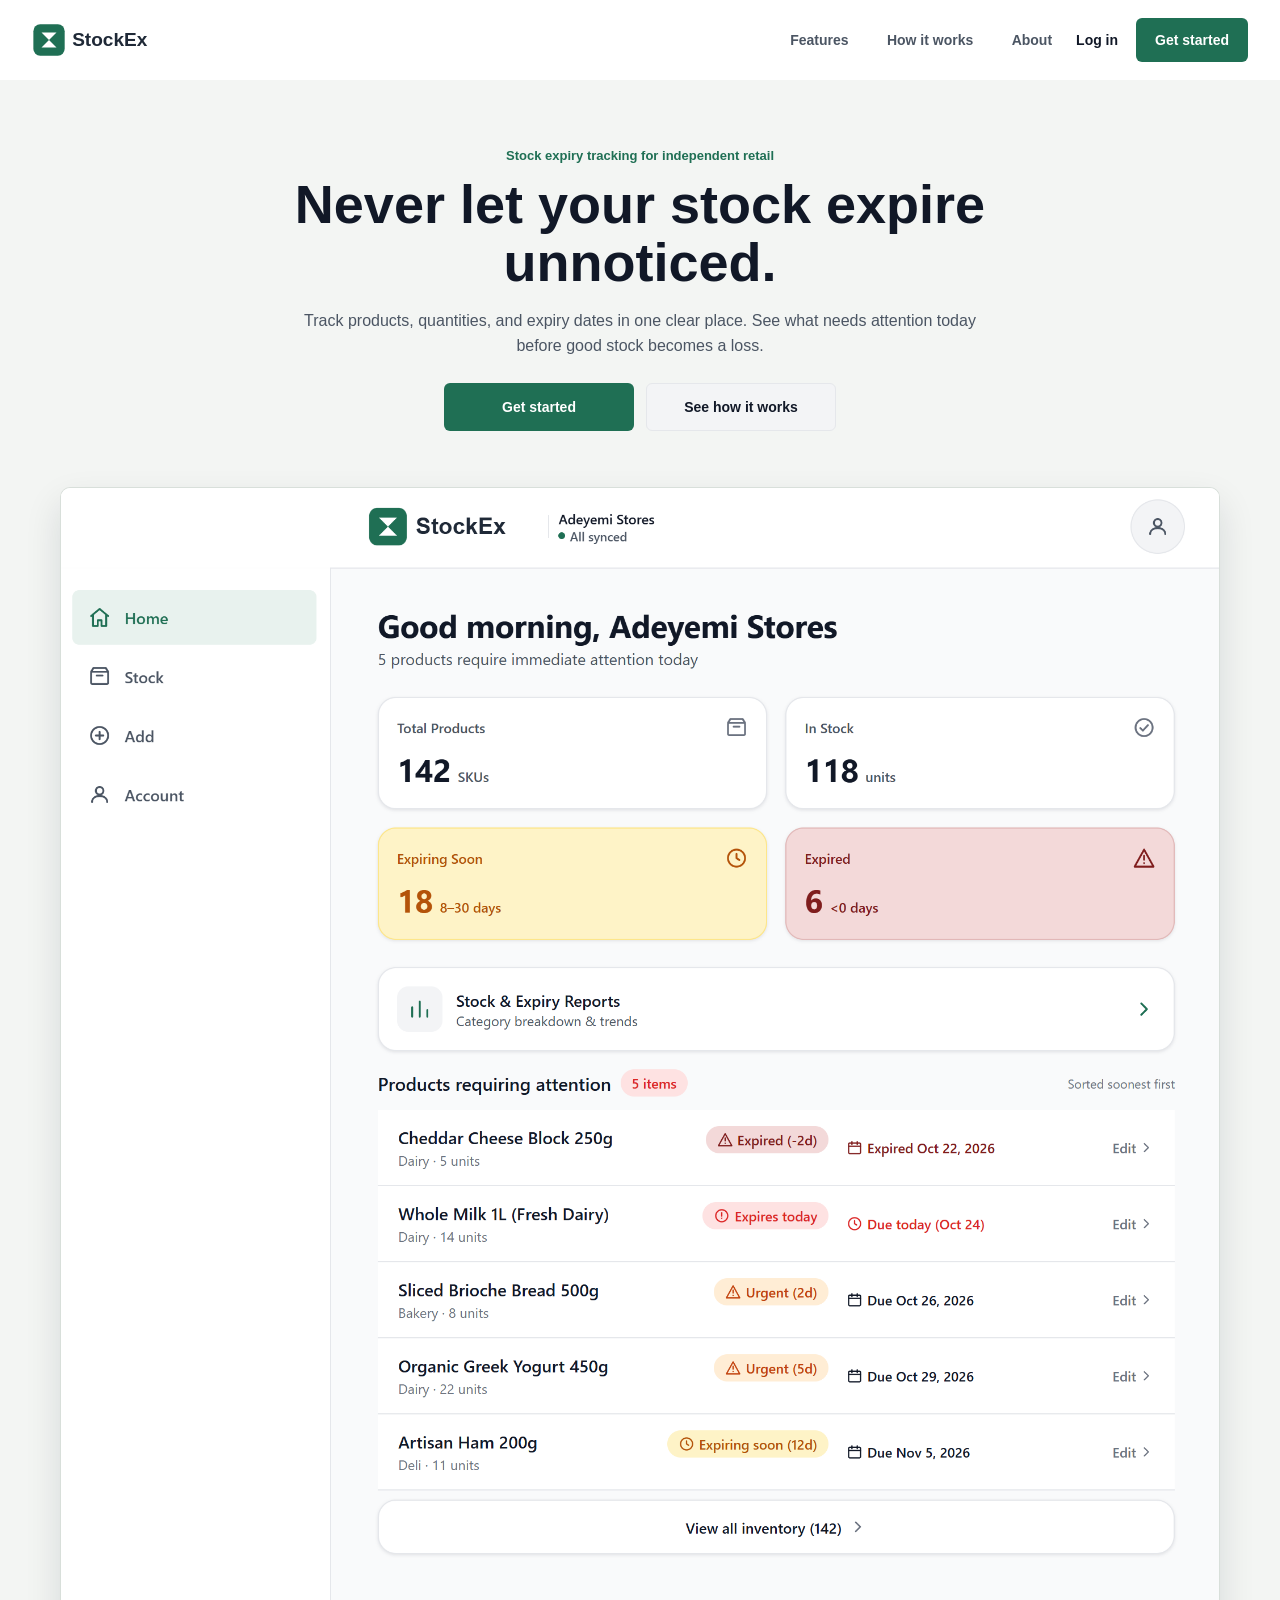
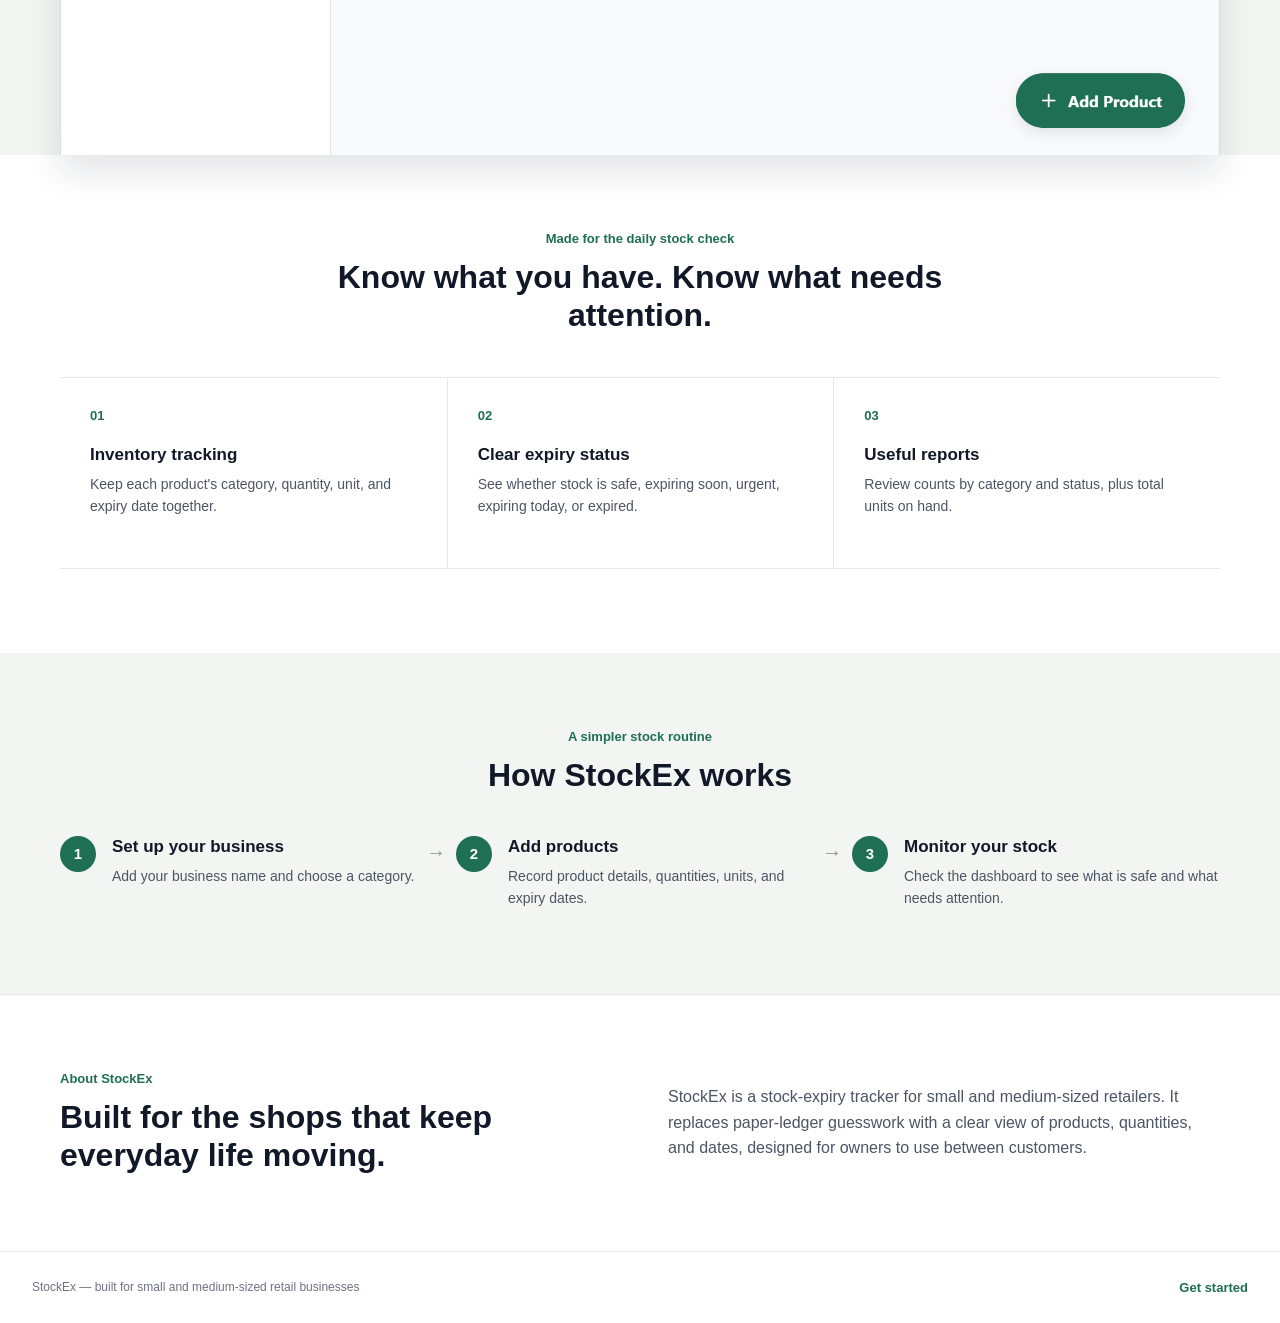
<file: index.html>
<!DOCTYPE html>
<html lang="en">

<head>
  <meta charset="UTF-8">
  <meta name="viewport" content="width=device-width, initial-scale=1.0, viewport-fit=cover">
  <title>StockEx — Know what's about to expire, before it becomes a loss</title>
  <link rel="stylesheet" href="css/styles.css">
  <script src="js/preferences.js" defer></script>
</head>

<body>

  <svg style="display:none" aria-hidden="true">
    <defs>
      <symbol id="icon-check" viewBox="0 0 24 24">
        <path d="M4 12.5l5 5L20 6" stroke-width="2.2" stroke-linecap="round" stroke-linejoin="round" />
      </symbol>
    </defs>
  </svg>

  <div class="landing">
    <header class="landing__header">
      <img src="assets/logo-lockup.svg" alt="StockEx">
      <nav class="landing__nav" aria-label="Main navigation">
        <a href="#features">Features</a>
        <a href="#how-it-works">How it works</a>
        <a href="#about">About</a>
      </nav>
      <div class="landing__header-actions">
        <a href="login.html" class="landing__login">Log in</a>
        <a href="signup.html" class="btn btn-primary landing__header-cta">Get started</a>
      </div>
    </header>

    <main>
      <section class="landing__hero">
        <div class="landing__eyebrow">Stock expiry tracking for independent retail</div>
        <h1 class="landing__title">Never let your stock expire unnoticed.</h1>
        <p class="landing__desc">
          Track products, quantities, and expiry dates in one clear place. See what needs attention today
          before good stock becomes a loss.
        </p>
        <div class="landing__actions">
          <a href="signup.html" class="btn btn-primary">Get started</a>
          <a href="#how-it-works" class="btn btn-secondary">See how it works</a>
        </div>
        <figure class="landing__dashboard-preview">
          <img src="assets/stockex-dashboard.png"
            alt="StockEx dashboard with inventory totals and a list of products requiring attention">
        </figure>
      </section>

      <section class="landing__section" id="features" aria-labelledby="featuresTitle">
        <div class="landing__section-inner">
          <div class="landing__section-heading">
            <div class="landing__eyebrow">Made for the daily stock check</div>
            <h2 id="featuresTitle">Know what you have. Know what needs attention.</h2>
          </div>
          <div class="landing__features">
            <article class="landing__feature">
              <span class="landing__feature-index">01</span>
              <h3>Inventory tracking</h3>
              <p>Keep each product's category, quantity, unit, and expiry date together.</p>
            </article>
            <article class="landing__feature">
              <span class="landing__feature-index">02</span>
              <h3>Clear expiry status</h3>
              <p>See whether stock is safe, expiring soon, urgent, expiring today, or expired.</p>
            </article>
            <article class="landing__feature">
              <span class="landing__feature-index">03</span>
              <h3>Useful reports</h3>
              <p>Review counts by category and status, plus total units on hand.</p>
            </article>
          </div>
        </div>
      </section>

      <section class="landing__section landing__section--steps" id="how-it-works" aria-labelledby="stepsTitle">
        <div class="landing__section-inner">
          <div class="landing__section-heading">
            <div class="landing__eyebrow">A simpler stock routine</div>
            <h2 id="stepsTitle">How StockEx works</h2>
          </div>
          <ol class="landing__steps">
            <li><span>1</span><div><h3>Set up your business</h3><p>Add your business name and choose a category.</p></div></li>
            <li><span>2</span><div><h3>Add products</h3><p>Record product details, quantities, units, and expiry dates.</p></div></li>
            <li><span>3</span><div><h3>Monitor your stock</h3><p>Check the dashboard to see what is safe and what needs attention.</p></div></li>
          </ol>
        </div>
      </section>

      <section class="landing__about" id="about" aria-labelledby="aboutTitle">
        <div class="landing__about-inner">
          <div>
            <div class="landing__eyebrow">About StockEx</div>
            <h2 id="aboutTitle">Built for the shops that keep everyday life moving.</h2>
          </div>
          <p>StockEx is a stock-expiry tracker for small and medium-sized retailers. It replaces paper-ledger guesswork with a clear view of products, quantities, and dates, designed for owners to use between customers.</p>
        </div>
      </section>
    </main>

    <footer class="landing__footer">
      <span>StockEx — built for small and medium-sized retail businesses</span>
      <a href="signup.html">Get started</a>
    </footer>
  </div>

</body>

</html>
</file>
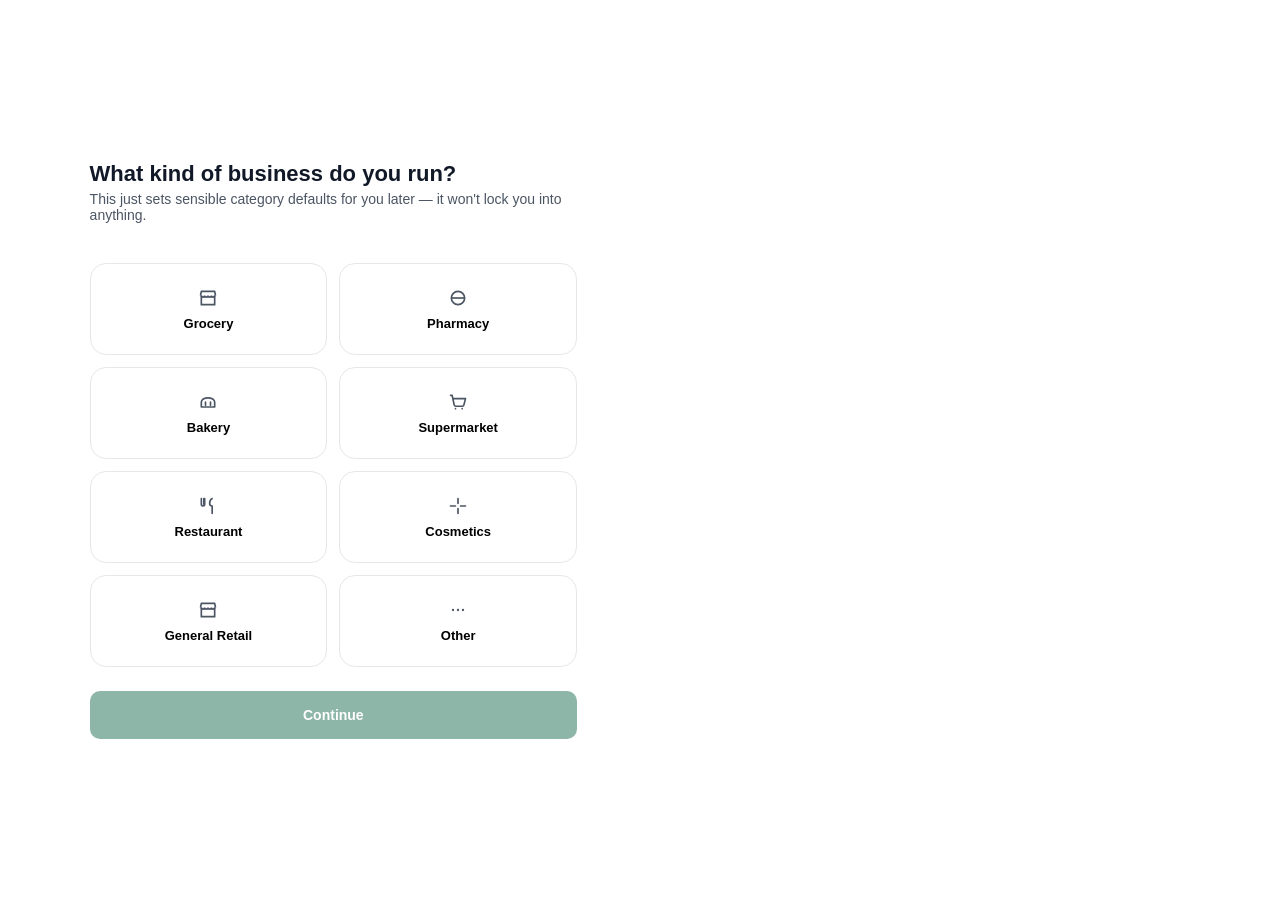
<file: choose-category.html>
<!DOCTYPE html>
<html lang="en">

<head>
  <meta charset="UTF-8">
  <meta name="viewport" content="width=device-width, initial-scale=1.0, viewport-fit=cover">
  <title>StockEx — What kind of business do you run?</title>
  <link rel="stylesheet" href="css/styles.css">
  <script src="js/preferences.js" defer></script>
</head>

<body>
  <svg style="display:none" aria-hidden="true">
    <defs>
      <symbol id="icon-store" viewBox="0 0 24 24">
        <path d="M3 9l1-5h16l1 5" stroke-width="2" stroke-linejoin="round" />
        <path d="M4 9v11h16V9" stroke-width="2" stroke-linejoin="round" />
        <path d="M4 9a2 2 0 0 0 4 0 2 2 0 0 0 4 0 2 2 0 0 0 4 0 2 2 0 0 0 4 0" stroke-width="2" />
      </symbol>
      <symbol id="icon-pill" viewBox="0 0 24 24">
        <rect x="4" y="4" width="16" height="16" rx="8" stroke-width="2" />
        <path d="M4 12h16" stroke-width="2" />
      </symbol>
      <symbol id="icon-bread" viewBox="0 0 24 24">
        <path d="M4 12a8 5 0 0 1 16 0v6H4v-6z" stroke-width="2" stroke-linejoin="round" />
        <path d="M9 12v4M15 12v4" stroke-width="2" stroke-linecap="round" />
      </symbol>
      <symbol id="icon-cart" viewBox="0 0 24 24">
        <circle cx="9" cy="20" r="1" fill="currentColor" stroke="none" />
        <circle cx="17" cy="20" r="1" fill="currentColor" stroke="none" />
        <path d="M3 4h2l2.4 11.5a2 2 0 0 0 2 1.6h7.7a2 2 0 0 0 2-1.6L21 8H6" stroke-width="2" stroke-linecap="round"
          stroke-linejoin="round" />
      </symbol>
      <symbol id="icon-utensils" viewBox="0 0 24 24">
        <path d="M7 3v7M4 3v7a2 2 0 0 0 4 0V3M17 3c-2 1-3 3-3 6 0 2 1 3 3 3v9" stroke-width="2" stroke-linecap="round"
          stroke-linejoin="round" />
      </symbol>
      <symbol id="icon-sparkle" viewBox="0 0 24 24">
        <path d="M12 3v6M12 15v6M3 12h6M15 12h6" stroke-width="2" stroke-linecap="round" />
      </symbol>
      <symbol id="icon-more" viewBox="0 0 24 24">
        <circle cx="6" cy="12" r="1.4" fill="currentColor" stroke="none" />
        <circle cx="12" cy="12" r="1.4" fill="currentColor" stroke="none" />
        <circle cx="18" cy="12" r="1.4" fill="currentColor" stroke="none" />
      </symbol>
    </defs>
  </svg>

  <div class="auth-page">
    <div class="auth-page__body" style="padding-top:48px;">
      <h1 class="auth-page__title">What kind of business do you run?</h1>
      <p class="auth-page__subtitle">This just sets sensible category defaults for you later — it won't lock you into
        anything.</p>

      <div class="category-grid" id="categoryGrid">
        <button class="category-card" data-category="grocery" onclick="selectCategory(this)"><svg class="icon"
            viewBox="0 0 24 24">
            <use href="#icon-store" />
          </svg><span class="category-card__label">Grocery</span></button>
        <button class="category-card" data-category="pharmacy" onclick="selectCategory(this)"><svg class="icon"
            viewBox="0 0 24 24">
            <use href="#icon-pill" />
          </svg><span class="category-card__label">Pharmacy</span></button>
        <button class="category-card" data-category="bakery" onclick="selectCategory(this)"><svg class="icon"
            viewBox="0 0 24 24">
            <use href="#icon-bread" />
          </svg><span class="category-card__label">Bakery</span></button>
        <button class="category-card" data-category="supermarket" onclick="selectCategory(this)"><svg class="icon"
            viewBox="0 0 24 24">
            <use href="#icon-cart" />
          </svg><span class="category-card__label">Supermarket</span></button>
        <button class="category-card" data-category="restaurant" onclick="selectCategory(this)"><svg class="icon"
            viewBox="0 0 24 24">
            <use href="#icon-utensils" />
          </svg><span class="category-card__label">Restaurant</span></button>
        <button class="category-card" data-category="cosmetics" onclick="selectCategory(this)"><svg class="icon"
            viewBox="0 0 24 24">
            <use href="#icon-sparkle" />
          </svg><span class="category-card__label">Cosmetics</span></button>
        <button class="category-card" data-category="general" onclick="selectCategory(this)"><svg class="icon"
            viewBox="0 0 24 24">
            <use href="#icon-store" />
          </svg><span class="category-card__label">General Retail</span></button>
        <button class="category-card" data-category="other" onclick="selectCategory(this)"><svg class="icon"
            viewBox="0 0 24 24">
            <use href="#icon-more" />
          </svg><span class="category-card__label">Other</span></button>
      </div>

      <button class="btn btn-primary btn--full" id="continueBtn" disabled
        onclick="window.location.href='dashboard.html'">Continue</button>
    </div>
  </div>

  <script>
    function selectCategory(el) {
      document.querySelectorAll('.category-card').forEach(c => c.classList.remove('is-selected'));
      el.classList.add('is-selected');
      document.getElementById('continueBtn').disabled = false;
    }
  </script>
</body>

</html>
</file>
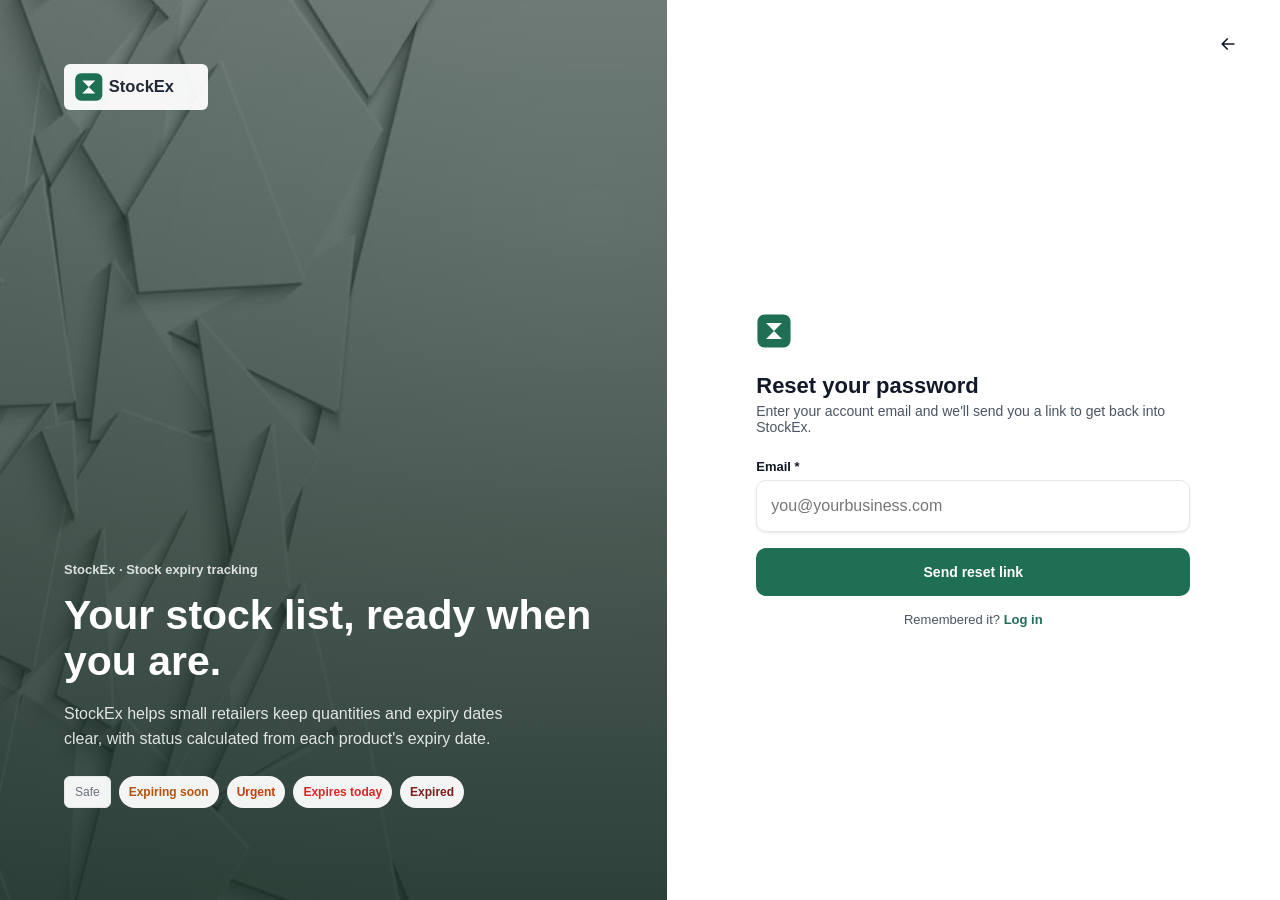
<file: forgot-password.html>
<!DOCTYPE html>
<html lang="en">

<head>
  <meta charset="UTF-8">
  <meta name="viewport" content="width=device-width, initial-scale=1.0, viewport-fit=cover">
  <title>StockEx — Reset your password</title>
  <link rel="stylesheet" href="css/styles.css">
  <script src="js/preferences.js" defer></script>
</head>

<body>
  <svg style="display:none" aria-hidden="true">
    <defs>
      <symbol id="icon-arrow-left" viewBox="0 0 24 24">
        <path d="M19 12H5M11 6l-6 6 6 6" stroke-width="2" stroke-linecap="round" stroke-linejoin="round" />
      </symbol>
      <symbol id="icon-mail" viewBox="0 0 24 24">
        <rect x="3" y="5" width="18" height="14" rx="2" stroke-width="2" />
        <path d="M3 7l9 6 9-6" stroke-width="2" stroke-linecap="round" stroke-linejoin="round" />
      </symbol>
    </defs>
  </svg>

  <div class="auth-page">
    <aside class="auth-page__aside">
      <img src="assets/logo-lockup.svg" alt="StockEx" class="auth-page__brand">
      <div class="auth-page__message">
        <span class="auth-page__eyebrow">StockEx · Stock expiry tracking</span>
        <h2>Your stock list, ready when you are.</h2>
        <p>StockEx helps small retailers keep quantities and expiry dates clear, with status calculated from each product's expiry date.</p>
        <div class="auth-page__tiers" aria-label="Expiry statuses">
          <span class="badge badge--safe">Safe</span>
          <span class="badge badge--expiring">Expiring soon</span>
          <span class="badge badge--urgent">Urgent</span>
          <span class="badge badge--today">Expires today</span>
          <span class="badge badge--expired">Expired</span>
        </div>
      </div>
    </aside>
    <div class="auth-page__back">
      <a href="login.html" aria-label="Back to log in"
        style="min-width:48px;min-height:48px;display:inline-flex;align-items:center;justify-content:center;color:var(--color-text-primary);">
        <svg class="icon" viewBox="0 0 24 24">
          <use href="#icon-arrow-left" />
        </svg>
      </a>
    </div>
    <div class="auth-page__body">

      <div id="requestState">
        <img src="assets/logo-icon.svg" alt="" class="auth-page__logo">
        <h1 class="auth-page__title">Reset your password</h1>
        <p class="auth-page__subtitle">Enter your account email and we'll send you a link to get back into StockEx.</p>

        <form id="resetForm" onsubmit="event.preventDefault(); handleReset();">
          <div class="field">
            <label for="resetEmail">Email *</label>
            <input type="email" id="resetEmail" required placeholder="you@yourbusiness.com" autocomplete="email">
            <span class="field-error" id="resetError">Enter a valid email address.</span>
          </div>
          <button type="submit" class="btn btn-primary btn--full">Send reset link</button>
        </form>
        <p class="auth-page__foot">Remembered it? <a href="login.html">Log in</a></p>
      </div>

      <div id="confirmedState" style="display:none; text-align:center; padding-top:24px;">
        <svg class="icon" viewBox="0 0 24 24"
          style="width:40px;height:40px;color:var(--color-primary);margin-bottom:16px;">
          <use href="#icon-mail" />
        </svg>
        <h1 class="auth-page__title">Check your email</h1>
        <p class="auth-page__subtitle" id="sentTo">We've sent a reset link to your email.</p>
        <a href="login.html" class="btn btn-secondary btn--full">Back to log in</a>
      </div>

    </div>
  </div>

  <script>
    function handleReset() {
      const email = document.getElementById('resetEmail');
      const err = document.getElementById('resetError');
      if (!email.value.includes('@')) { err.classList.add('is-visible'); return; }
      err.classList.remove('is-visible');
      document.getElementById('sentTo').textContent = `We've sent a reset link to ${email.value}.`;
      document.getElementById('requestState').style.display = 'none';
      document.getElementById('confirmedState').style.display = 'block';
    }
  </script>
</body>

</html>
</file>
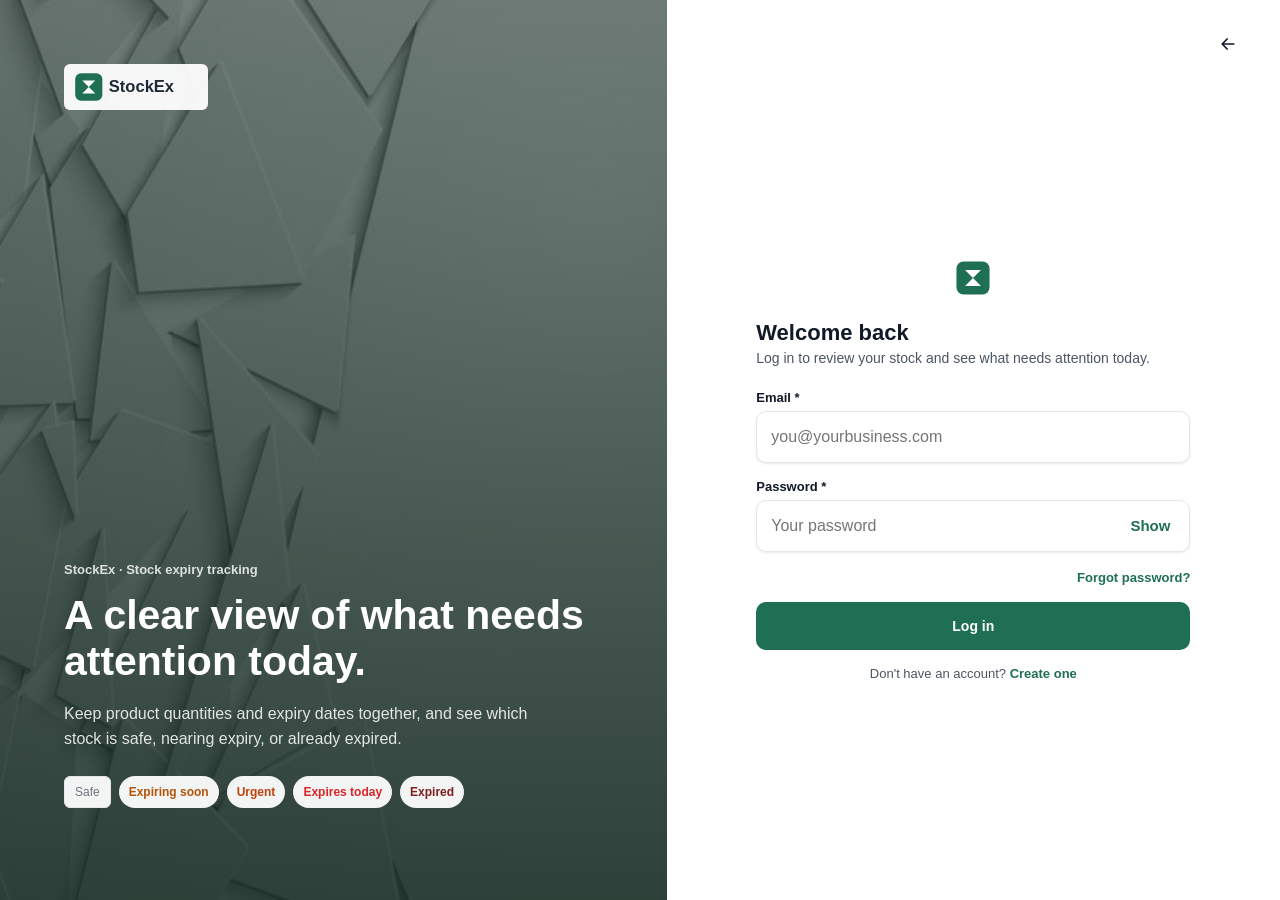
<file: login.html>
<!DOCTYPE html>
<html lang="en">

<head>
  <meta charset="UTF-8">
  <meta name="viewport" content="width=device-width, initial-scale=1.0, viewport-fit=cover">
  <title>StockEx — Log in</title>
  <link rel="stylesheet" href="css/styles.css">
  <script src="js/preferences.js" defer></script>
</head>

<body>
  <svg style="display:none" aria-hidden="true">
    <defs>
      <symbol id="icon-arrow-left" viewBox="0 0 24 24">
        <path d="M19 12H5M11 6l-6 6 6 6" stroke-width="2" stroke-linecap="round" stroke-linejoin="round" />
      </symbol>
    </defs>
  </svg>

  <div class="auth-page">
    <aside class="auth-page__aside">
      <img src="assets/logo-lockup.svg" alt="StockEx" class="auth-page__brand">
      <div class="auth-page__message">
        <span class="auth-page__eyebrow">StockEx · Stock expiry tracking</span>
        <h2>A clear view of what needs attention today.</h2>
        <p>Keep product quantities and expiry dates together, and see which stock is safe, nearing expiry, or already expired.</p>
        <div class="auth-page__tiers" aria-label="Expiry statuses">
          <span class="badge badge--safe">Safe</span>
          <span class="badge badge--expiring">Expiring soon</span>
          <span class="badge badge--urgent">Urgent</span>
          <span class="badge badge--today">Expires today</span>
          <span class="badge badge--expired">Expired</span>
        </div>
      </div>
    </aside>
    <div class="auth-page__back">
      <a href="index.html" aria-label="Back"
        style="min-width:48px;min-height:48px;display:inline-flex;align-items:center;justify-content:center;color:var(--color-text-primary);">
        <svg class="icon" viewBox="0 0 24 24">
          <use href="#icon-arrow-left" />
        </svg>
      </a>
    </div>
    <div class="auth-page__body">
      <img src="assets/logo-icon.svg" alt="" class="auth-page__logo">
      <h1 class="auth-page__title">Welcome back</h1>
      <p class="auth-page__subtitle">Log in to review your stock and see what needs attention today.</p>

      <form id="loginForm" onsubmit="event.preventDefault(); handleLogin();">
        <div class="field">
          <label for="loginEmail">Email *</label>
          <input type="email" id="loginEmail" required placeholder="you@yourbusiness.com" autocomplete="username">
        </div>
        <div class="field">
          <label for="loginPassword">Password *</label>
          <div class="password-field">
            <input type="password" id="loginPassword" required placeholder="Your password" autocomplete="current-password">
            <button type="button" class="password-toggle" aria-controls="loginPassword" aria-pressed="false">Show</button>
          </div>
          <span class="field-error" id="loginError">Incorrect email or password.</span>
        </div>
        <p style="text-align:right;margin-bottom:16px;">
          <a href="forgot-password.html" style="font-size:13px;font-weight:600;color:var(--color-primary);">Forgot
            password?</a>
        </p>
        <button type="submit" class="btn btn-primary btn--full">Log in</button>
      </form>

      <p class="auth-page__foot">Don't have an account? <a href="signup.html">Create one</a></p>
    </div>
  </div>

  <script>
    function handleLogin() {
      // Demo-only: any non-empty credentials succeed since there's no backend yet.
      window.location.href = 'dashboard.html';
    }
  </script>
  <script src="js/forms.js"></script>
</body>

</html>
</file>
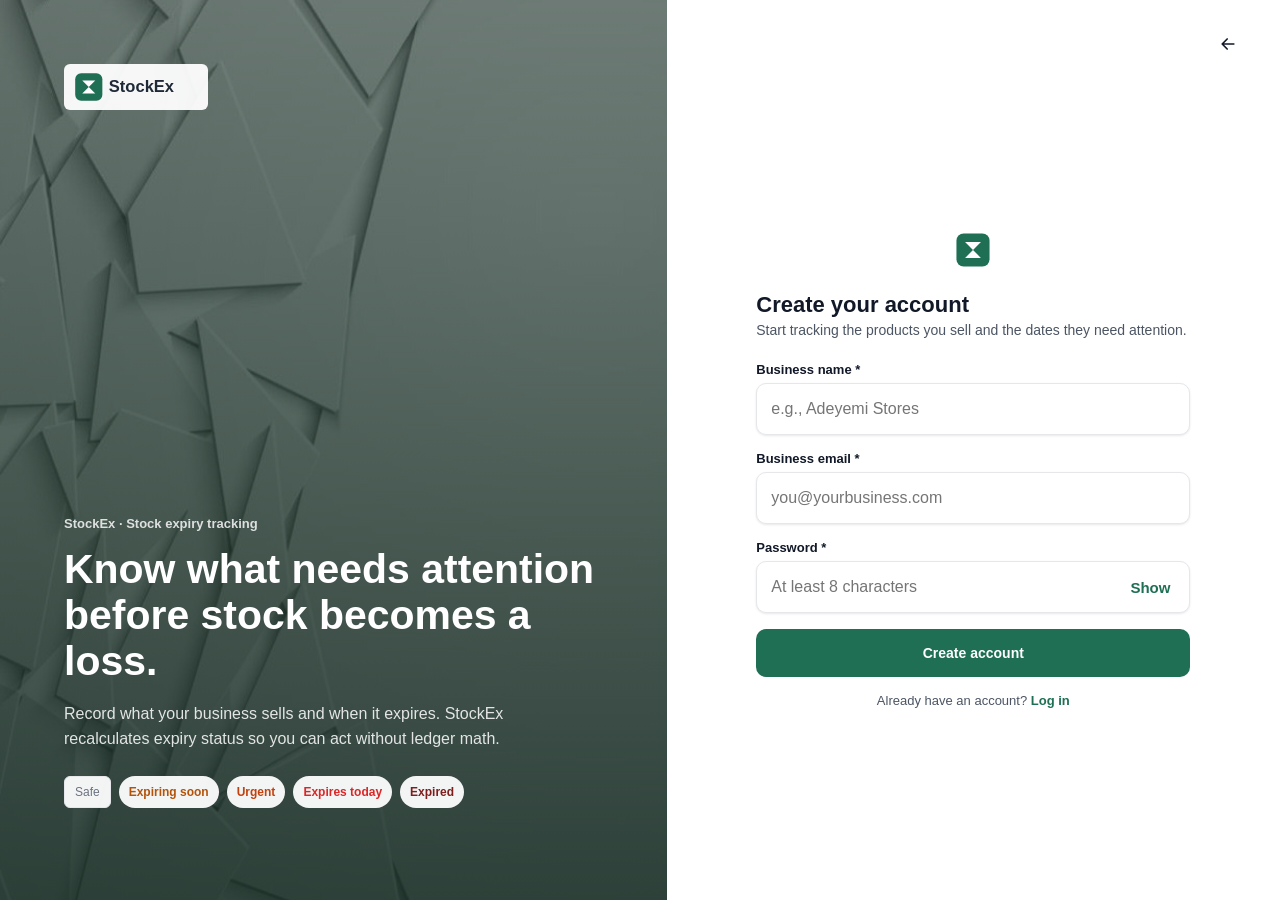
<file: signup.html>
<!DOCTYPE html>
<html lang="en">

<head>
  <meta charset="UTF-8">
  <meta name="viewport" content="width=device-width, initial-scale=1.0, viewport-fit=cover">
  <title>StockEx — Create your account</title>
  <link rel="stylesheet" href="css/styles.css">
  <script src="js/preferences.js" defer></script>
</head>

<body>
  <svg style="display:none" aria-hidden="true">
    <defs>
      <symbol id="icon-arrow-left" viewBox="0 0 24 24">
        <path d="M19 12H5M11 6l-6 6 6 6" stroke-width="2" stroke-linecap="round" stroke-linejoin="round" />
      </symbol>
    </defs>
  </svg>

  <div class="auth-page">
    <aside class="auth-page__aside">
      <img src="assets/logo-lockup.svg" alt="StockEx" class="auth-page__brand">
      <div class="auth-page__message">
        <span class="auth-page__eyebrow">StockEx · Stock expiry tracking</span>
        <h2>Know what needs attention before stock becomes a loss.</h2>
        <p>Record what your business sells and when it expires. StockEx recalculates expiry status so you can act without ledger math.</p>
        <div class="auth-page__tiers" aria-label="Expiry statuses">
          <span class="badge badge--safe">Safe</span>
          <span class="badge badge--expiring">Expiring soon</span>
          <span class="badge badge--urgent">Urgent</span>
          <span class="badge badge--today">Expires today</span>
          <span class="badge badge--expired">Expired</span>
        </div>
      </div>
    </aside>
    <div class="auth-page__back">
      <a href="index.html" aria-label="Back"
        style="min-width:48px;min-height:48px;display:inline-flex;align-items:center;justify-content:center;color:var(--color-text-primary);">
        <svg class="icon" viewBox="0 0 24 24">
          <use href="#icon-arrow-left" />
        </svg>
      </a>
    </div>
    <div class="auth-page__body">
      <img src="assets/logo-icon.svg" alt="" class="auth-page__logo">
      <h1 class="auth-page__title">Create your account</h1>
      <p class="auth-page__subtitle">Start tracking the products you sell and the dates they need attention.</p>

      <form id="signupForm" onsubmit="event.preventDefault(); handleSignup();">
        <div class="field">
          <label for="bizName">Business name *</label>
          <input type="text" id="bizName" required placeholder="e.g., Adeyemi Stores" autocomplete="organization">
        </div>
        <div class="field">
          <label for="bizEmail">Business email *</label>
          <input type="email" id="bizEmail" required placeholder="you@yourbusiness.com" autocomplete="email">
        </div>
        <div class="field">
          <label for="bizPassword">Password *</label>
          <div class="password-field">
            <input type="password" id="bizPassword" required minlength="8" placeholder="At least 8 characters" autocomplete="new-password">
            <button type="button" class="password-toggle" aria-controls="bizPassword" aria-pressed="false">Show</button>
          </div>
          <span class="field-error" id="pwError">Password must be at least 8 characters.</span>
        </div>
        <button type="submit" class="btn btn-primary btn--full">Create account</button>
      </form>

      <p class="auth-page__foot">Already have an account? <a href="login.html">Log in</a></p>
    </div>
  </div>

  <script>
    function handleSignup() {
      const pw = document.getElementById('bizPassword');
      const err = document.getElementById('pwError');
      if (pw.value.length < 8) { err.classList.add('is-visible'); return; }
      err.classList.remove('is-visible');
      // Routes straight into Choose Business Category, never an empty dashboard (PRD Sec. 8.1)
      window.location.href = 'choose-category.html';
    }
  </script>
  <script src="js/forms.js"></script>
</body>

</html>
</file>
<file: css/styles.css>
/* ==========================================================================
   StockEx — Design System Stylesheet
   Vanilla CSS. No framework, no CDN, no external fonts — fully self-contained
   so it keeps working offline, per PRD Section 10 (Offline resilience).
   ========================================================================== */

/* ---- Design tokens ---- */
:root {
  /* Brand / interactive accent — used ONLY for primary actions, active nav,
     links, and focus rings (PRD Sec. 11: color elsewhere stays neutral). */
  --color-primary: #1F6F54;
  --color-primary-dark: #14513E;
  --color-on-primary: #FFFFFF;

  /* Neutral surfaces & text */
  --color-canvas: #F9FAFB;
  --color-surface: #FFFFFF;
  --color-surface-subtle: #F3F4F6;
  --color-border: #E5E7EB;
  --color-text-primary: #111827;
  --color-text-secondary: #4B5563;
  --color-text-muted: #6B7280;

  /* The five-tier status palette — the ONLY other place color carries
     meaning in this product (PRD Sec. 9 & 11). Safe is deliberately neutral. */
  --status-safe-text: #6B7280;
  --status-expiring-bg: #FEF3C7;
  --status-expiring-text: #B45309;
  --status-urgent-bg: #FFEDD5;
  --status-urgent-text: #C2410C;
  --status-today-bg: #FEE2E2;
  --status-today-text: #DC2626;
  --status-expired-bg: #F3D9D9;
  --status-expired-text: #7F1D1D;

  --radius-sm: 6px;
  --radius-md: 10px;
  --radius-lg: 16px;
  --radius-full: 999px;

  --space-1: 4px;
  --space-2: 8px;
  --space-3: 12px;
  --space-4: 16px;
  --space-5: 20px;
  --space-6: 24px;
  --space-8: 32px;

  --shadow-sm: 0 1px 2px rgba(17, 24, 39, 0.04), 0 1px 3px rgba(17, 24, 39, 0.06);
  --shadow-md: 0 4px 12px rgba(17, 24, 39, 0.10);

  /* System font stack only — no downloaded webfont (PRD Sec. 11) */
  --font-family: -apple-system, BlinkMacSystemFont, "Segoe UI", Roboto,
    Helvetica, Arial, sans-serif;
}

html[data-theme="dark"] {
  color-scheme: dark;
  --color-primary: #55B98B;
  --color-primary-dark: #3FA779;
  --color-on-primary: #0B2118;
  --color-canvas: #111714;
  --color-surface: #19221D;
  --color-surface-subtle: #232E28;
  --color-border: #3A4941;
  --color-text-primary: #F2F6F3;
  --color-text-secondary: #C2CDC6;
  --color-text-muted: #9AA89F;
  --status-safe-text: #AEB8B2;
  --status-expiring-bg: #4B3B19;
  --status-expiring-text: #F4D276;
  --status-urgent-bg: #4B2D1E;
  --status-urgent-text: #FFB486;
  --status-today-bg: #4A252A;
  --status-today-text: #FF9AA1;
  --status-expired-bg: #402A2D;
  --status-expired-text: #E7A5A9;
  --shadow-sm: 0 1px 3px rgba(0, 0, 0, 0.22);
  --shadow-md: 0 8px 24px rgba(0, 0, 0, 0.34);
}

/* ---- Reset & base ---- */
* {
  box-sizing: border-box;
  padding: 0;
  margin: 0;
}

html,
body {
  margin: 0;
  padding: 0;
  width: 100%;
}

body {
  font-family: var(--font-family);
  background: var(--color-canvas);
  color: var(--color-text-primary);
  min-height: 100dvh;
  display: flex;
  flex-direction: column;
  -webkit-font-smoothing: antialiased;
}

h1,
h2,
h3,
p {
  margin: 0;
}

button,
input,
select {
  font-family: inherit;
}

a {
  color: inherit;
  text-decoration: none;
}

ul {
  list-style: none;
  margin: 0;
  padding: 0;
}

/* Respect reduced-motion preference everywhere (PRD Sec. 10) */
@media (prefers-reduced-motion: reduce) {
  * {
    transition-duration: 0.001ms !important;
    animation-duration: 0.001ms !important;
  }
}

/* Visible keyboard focus on every interactive element (PRD Sec. 10) */
a:focus-visible,
button:focus-visible,
input:focus-visible,
select:focus-visible {
  outline: 2px solid var(--color-primary);
  outline-offset: 2px;
}

/* Icons: inline SVG sprite references, sized consistently */
.icon {
  width: 20px;
  height: 20px;
  flex-shrink: 0;
  stroke: currentColor;
  fill: none;
}

.icon-fill {
  fill: currentColor;
  stroke: none;
}

/* ---- Safe-area aware app shell ---- */
.app-header {
  position: fixed;
  top: 0;
  left: 0;
  right: 0;
  z-index: 50;
  background: rgba(255, 255, 255, 0.96);
  backdrop-filter: blur(8px);
  border-bottom: 1px solid var(--color-border);
  padding-top: env(safe-area-inset-top, 0px);
}

.app-header__row {
  height: 64px;
  padding: 0 var(--space-4);
  display: flex;
  align-items: center;
  justify-content: space-between;
  gap: var(--space-3);
}

.app-header__brand {
  display: flex;
  align-items: center;
  gap: var(--space-2);
  min-width: 0;
}

.app-header__logo {
  height: 32px;
  width: auto;
  flex-shrink: 0;
}

.app-header__divider {
  width: 1px;
  height: 20px;
  background: var(--color-border);
  flex-shrink: 0;
}

.app-header__meta {
  display: flex;
  flex-direction: column;
  min-width: 0;
}

.app-header__business {
  font-size: 12px;
  font-weight: 600;
  color: var(--color-text-primary);
  white-space: nowrap;
  overflow: hidden;
  text-overflow: ellipsis;
}

.app-header__sync {
  display: flex;
  align-items: center;
  gap: 4px;
  font-size: 11px;
  font-weight: 500;
  color: var(--color-text-secondary);
}

.dot {
  width: 6px;
  height: 6px;
  border-radius: 50%;
  background: var(--color-primary);
  flex-shrink: 0;
}

.account-button {
  width: clamp(56px, 4vw, 64px);
  height: clamp(56px, 4vw, 64px);
  min-width: 56px;
  min-height: 56px;
  flex: 0 0 auto;
  overflow: hidden;
  border-radius: 50%;
  background: var(--color-surface-subtle);
  border: 1px solid var(--color-border);
  display: flex;
  align-items: center;
  justify-content: center;
  color: var(--color-text-secondary);
  cursor: pointer;
}

.account-button__image {
  width: 100%;
  height: 100%;
  padding: 3px;
  border-radius: 50%;
  background: #FFFFFF;
  object-fit: contain;
}

html[data-theme="dark"] .app-header__logo,
html[data-theme="dark"] .landing__header img[src*="logo-lockup"] {
  padding: 3px 6px;
  border-radius: var(--radius-sm);
  background: #FFFFFF;
}

html[data-theme="dark"] .app-header {
  background: rgba(25, 34, 29, 0.96);
}

html[data-theme="dark"] .bottom-nav {
  background: rgba(25, 34, 29, 0.97);
}

html[data-theme="dark"] .bottom-nav__item.is-active {
  background: #263D32;
}

html[data-theme="dark"] .chip.is-active {
  color: var(--color-on-primary);
}

html[data-theme="dark"] .tag-pill {
  background: #34433B;
  color: #E1E9E4;
}

html[data-theme="dark"] .stat-card--expiring {
  border-color: #6D5726;
}

html[data-theme="dark"] .stat-card--urgent {
  border-color: #70442E;
}

html[data-theme="dark"] .stat-card--expired {
  border-color: #674044;
}

html[data-theme="dark"] .landing__hero,
html[data-theme="dark"] .landing__section--steps {
  background: #1D2923;
}

html[data-theme="dark"] .category-card.is-selected {
  background: #263D32;
}

html[data-theme="dark"] .auth-page {
  background: var(--color-canvas);
}

html[data-theme="dark"] .auth-page__body {
  background: var(--color-surface);
}

/* Non-blocking offline / sync banner — small and calm, per PRD Sec. 10 */
.sync-banner {
  display: flex;
  align-items: center;
  justify-content: space-between;
  gap: var(--space-2);
  padding: var(--space-2) var(--space-4);
  background: var(--color-surface-subtle);
  border-bottom: 1px solid var(--color-border);
  font-size: 13px;
  color: var(--color-text-secondary);
}

.sync-banner__status {
  display: flex;
  align-items: center;
  gap: 6px;
  min-width: 0;
}

.sync-banner__dot {
  width: 8px;
  height: 8px;
  border-radius: 50%;
  background: #D97706;
  flex-shrink: 0;
}

.sync-banner__action {
  background: none;
  border: none;
  padding: 0;
  min-height: 44px;
  font-weight: 600;
  color: var(--color-primary);
  cursor: pointer;
}

/* ---- Main content ---- */
.app-main {
  flex: 1;
  width: 100%;
  max-width: 480px;
  margin: 0 auto;
  padding: var(--space-4);
  padding-top: calc(64px + var(--space-4));
  padding-bottom: calc(80px + var(--space-6));
}

.app-main--with-banner {
  padding-top: calc(64px + 36px + var(--space-4));
}

@media (min-width: 640px) {
  .app-main {
    max-width: 640px;
  }
}

/* ---- Bottom navigation: exactly 4 items, icon + label ---- */
.bottom-nav {
  position: fixed;
  bottom: 0;
  left: 0;
  right: 0;
  z-index: 50;
  background: rgba(255, 255, 255, 0.97);
  backdrop-filter: blur(8px);
  border-top: 1px solid var(--color-border);
  padding-bottom: env(safe-area-inset-bottom, 0px);
}

.bottom-nav__row {
  display: flex;
  justify-content: space-around;
  align-items: center;
  height: 64px;
}

.bottom-nav__item {
  display: flex;
  flex-direction: column;
  align-items: center;
  justify-content: center;
  gap: 2px;
  width: 100%;
  height: 100%;
  min-height: 48px;
  color: var(--color-text-secondary);
  font-size: 11px;
  font-weight: 500;
}

.bottom-nav__item.is-active {
  color: var(--color-primary);
  font-weight: 600;
}

/* ---- Section headings ---- */
.page-title {
  font-size: 20px;
  font-weight: 700;
  letter-spacing: -0.01em;
}

.page-subtitle {
  font-size: 14px;
  color: var(--color-text-secondary);
  margin-top: 2px;
}

.section-heading {
  display: flex;
  align-items: center;
  justify-content: space-between;
  margin-bottom: var(--space-3);
}

.section-heading h2 {
  font-size: 16px;
  font-weight: 600;
}

/* ---- Stat card grid (Dashboard + Reports) ---- */
.stat-grid {
  display: grid;
  grid-template-columns: 1fr 1fr;
  gap: var(--space-3);
  margin: var(--space-4) 0;
}

.stat-card {
  background: var(--color-surface);
  border: 1px solid var(--color-border);
  border-radius: var(--radius-lg);
  padding: var(--space-4);
  box-shadow: var(--shadow-sm);
  display: flex;
  flex-direction: column;
  justify-content: space-between;
  min-height: 96px;
}

/* Neutral cards (Total Products, In Stock, Safe Stock) never take on tier
   color — only the four attention-worthy tiers do (PRD Sec. 11). */
.stat-card__head {
  display: flex;
  align-items: center;
  justify-content: space-between;
}

.stat-card__label {
  font-size: 12px;
  font-weight: 600;
  color: var(--color-text-secondary);
}

.stat-card__icon {
  color: var(--color-text-muted);
}

.stat-card__value-row {
  display: flex;
  align-items: baseline;
  gap: 6px;
  margin-top: var(--space-2);
}

.stat-card__value {
  font-size: 28px;
  font-weight: 700;
  letter-spacing: -0.01em;
}

.stat-card__unit {
  font-size: 12px;
  font-weight: 500;
  color: var(--color-text-secondary);
}

.stat-card--expiring {
  background: var(--status-expiring-bg);
  border-color: #FDE68A;
}

.stat-card--expiring .stat-card__label,
.stat-card--expiring .stat-card__icon,
.stat-card--expiring .stat-card__value,
.stat-card--expiring .stat-card__unit {
  color: var(--status-expiring-text);
}

.stat-card--urgent {
  background: var(--status-urgent-bg);
  border-color: #FED7AA;
}

.stat-card--urgent .stat-card__label,
.stat-card--urgent .stat-card__icon,
.stat-card--urgent .stat-card__value,
.stat-card--urgent .stat-card__unit {
  color: var(--status-urgent-text);
}

.stat-card--expired {
  background: var(--status-expired-bg);
  border-color: #E2B8B8;
}

.stat-card--expired .stat-card__label,
.stat-card--expired .stat-card__icon,
.stat-card--expired .stat-card__value,
.stat-card--expired .stat-card__unit {
  color: var(--status-expired-text);
}

/* ---- Nav / link card (e.g. Reports entry point) ---- */
.nav-card {
  display: flex;
  align-items: center;
  justify-content: space-between;
  gap: var(--space-3);
  background: var(--color-surface);
  border: 1px solid var(--color-border);
  border-radius: var(--radius-lg);
  padding: var(--space-4);
  box-shadow: var(--shadow-sm);
  cursor: pointer;
}

.nav-card__left {
  display: flex;
  align-items: center;
  gap: var(--space-3);
  min-width: 0;
}

.nav-card__icon-wrap {
  width: 40px;
  height: 40px;
  border-radius: var(--radius-md);
  background: var(--color-surface-subtle);
  display: flex;
  align-items: center;
  justify-content: center;
  color: var(--color-primary);
  flex-shrink: 0;
}

.nav-card__title {
  font-size: 14px;
  font-weight: 600;
}

.nav-card__desc {
  font-size: 12px;
  color: var(--color-text-secondary);
}

.nav-card__chevron {
  color: var(--color-primary);
}

/* ---- Status badge (used everywhere a tier is shown) ---- */
.badge {
  display: inline-flex;
  align-items: center;
  gap: 4px;
  padding: 4px 10px;
  border-radius: var(--radius-full);
  font-size: 12px;
  font-weight: 600;
  white-space: nowrap;
}

.badge .icon {
  width: 14px;
  height: 14px;
}

.badge--expiring {
  background: var(--status-expiring-bg);
  color: var(--status-expiring-text);
}

.badge--urgent {
  background: var(--status-urgent-bg);
  color: var(--status-urgent-text);
}

.badge--today {
  background: var(--status-today-bg);
  color: var(--status-today-text);
}

.badge--expired {
  background: var(--status-expired-bg);
  color: var(--status-expired-text);
}

/* Safe: neutral outline only, no color fill — absence of color IS the signal */
.badge--safe {
  background: transparent;
  color: var(--status-safe-text);
  border: 1px solid var(--color-border);
  border-radius: var(--radius-sm);
  font-weight: 500;
}

/* ---- Attention list / inventory row card ---- */
.item-card {
  background: var(--color-surface);
  border: 1px solid var(--color-border);
  border-radius: var(--radius-lg);
  padding: var(--space-4);
  box-shadow: var(--shadow-sm);
  display: flex;
  flex-direction: column;
  gap: var(--space-2);
  margin-bottom: var(--space-3);
}

.item-card__top {
  display: flex;
  align-items: flex-start;
  justify-content: space-between;
  gap: var(--space-3);
}

.item-card__name {
  font-size: 15px;
  font-weight: 600;
}

.item-card__meta {
  font-size: 12px;
  color: var(--color-text-muted);
  margin-top: 2px;
}

.item-card__tags {
  display: flex;
  align-items: center;
  flex-wrap: wrap;
  gap: var(--space-2);
  background: var(--color-surface-subtle);
  padding: var(--space-2) var(--space-3);
  border-radius: var(--radius-md);
  font-size: 12px;
  color: var(--color-text-secondary);
}

.tag-pill {
  background: #E5E7EB;
  color: #374151;
  padding: 2px 8px;
  border-radius: var(--radius-sm);
  font-weight: 600;
}

.item-card__due {
  display: flex;
  align-items: center;
  gap: 4px;
  font-weight: 500;
}

.item-card__due .icon {
  width: 14px;
  height: 14px;
}

.item-card__footer {
  display: flex;
  align-items: center;
  justify-content: space-between;
  padding-top: var(--space-2);
  border-top: 1px solid var(--color-border);
  font-size: 12px;
}

.item-card__link {
  display: flex;
  align-items: center;
  gap: 2px;
  color: var(--color-text-muted);
  font-weight: 600;
}

.item-card__actions {
  display: flex;
  gap: var(--space-2);
  padding-top: var(--space-1);
}

/* ---- Buttons ---- */
.btn {
  display: inline-flex;
  align-items: center;
  justify-content: center;
  gap: 6px;
  min-height: 48px;
  padding: 0 var(--space-4);
  border-radius: var(--radius-md);
  font-size: 14px;
  font-weight: 600;
  border: 1px solid transparent;
  cursor: pointer;
  transition: background-color 0.15s ease, transform 0.05s ease;
}

.btn:active {
  transform: scale(0.98);
}

.btn-primary {
  background: var(--color-primary);
  color: var(--color-on-primary);
}

.btn-primary:hover {
  background: var(--color-primary-dark);
}

.btn-secondary {
  background: var(--color-surface-subtle);
  color: var(--color-text-primary);
  border-color: var(--color-border);
}

.btn-secondary:hover {
  background: var(--color-border);
}

.btn-ghost {
  background: transparent;
  color: var(--color-text-secondary);
}

.btn--full {
  width: 100%;
}

.btn--flex1 {
  flex: 1;
}

.btn[disabled] {
  opacity: 0.5;
  cursor: not-allowed;
}

.btn-icon-only {
  min-width: 48px;
  width: 48px;
  padding: 0;
  flex-shrink: 0;
}

/* Floating action button */
.fab-wrap {
  position: fixed;
  bottom: calc(64px + env(safe-area-inset-bottom, 0px) + var(--space-4));
  right: var(--space-4);
  z-index: 40;
}

.fab {
  display: inline-flex;
  align-items: center;
  gap: 8px;
  min-height: 48px;
  padding: 0 var(--space-5);
  border-radius: var(--radius-full);
  background: var(--color-primary);
  color: var(--color-on-primary);
  font-size: 14px;
  font-weight: 700;
  border: none;
  box-shadow: var(--shadow-md);
  cursor: pointer;
}

.fab:active {
  transform: scale(0.96);
}

/* ---- "View all" link button ---- */
.link-button {
  width: 100%;
  min-height: 48px;
  background: var(--color-surface);
  border: 1px solid var(--color-border);
  border-radius: var(--radius-lg);
  box-shadow: var(--shadow-sm);
  display: flex;
  align-items: center;
  justify-content: center;
  gap: 6px;
  font-size: 13px;
  font-weight: 600;
  cursor: pointer;
  margin-top: var(--space-2);
}

/* ---- Forms (Add Product) ---- */
.field {
  display: flex;
  flex-direction: column;
  gap: 6px;
  margin-bottom: var(--space-4);
}

.field__label-row {
  display: flex;
  align-items: center;
  justify-content: space-between;
}

.field label {
  font-size: 13px;
  font-weight: 600;
}

.field__hint {
  font-size: 11px;
  font-weight: 600;
  letter-spacing: 0.04em;
  color: var(--color-text-muted);
  text-transform: uppercase;
}

.field > input,
.field-with-action > input,
.password-field > input,
.field > select {
  min-height: 52px;
  padding: 0 14px;
  border: 1px solid var(--color-border);
  border-radius: var(--radius-md);
  background: var(--color-surface);
  font-size: 16px;
  color: var(--color-text-primary);
  box-shadow: var(--shadow-sm);
  width: 100%;
  transition: border-color 0.15s ease, box-shadow 0.15s ease;
}

.field > input:hover,
.field-with-action > input:hover,
.password-field > input:hover,
.field > select:hover,
.threshold-row input:hover,
.search-bar input:hover {
  border-color: #9CA3AF;
}

.field > input:focus,
.field-with-action > input:focus,
.password-field > input:focus,
.field > select:focus,
.threshold-row input:focus,
.search-bar input:focus {
  border-color: var(--color-primary);
  box-shadow: 0 0 0 3px rgba(31, 111, 84, 0.14);
  outline: none;
}

.field-with-action {
  position: relative;
  display: flex;
  align-items: center;
}

.password-field {
  position: relative;
}

.password-field > input {
  padding-right: 84px;
}

.password-toggle {
  position: absolute;
  top: 50%;
  right: 6px;
  min-width: 68px;
  min-height: 44px;
  transform: translateY(-50%);
  border: 0;
  border-radius: var(--radius-sm);
  background: transparent;
  color: var(--color-primary);
  font-size: 15px;
  font-weight: 700;
  cursor: pointer;
}

.password-toggle:hover {
  background: var(--color-surface-subtle);
}

.field-with-action input {
  padding-right: 52px;
}

.field-inline-btn {
  position: absolute;
  right: 4px;
  width: 44px;
  height: 44px;
  min-width: 44px;
  border-radius: var(--radius-sm);
  background: var(--color-surface-subtle);
  border: none;
  display: flex;
  align-items: center;
  justify-content: center;
  color: var(--color-primary);
  cursor: pointer;
}

.field-row {
  display: grid;
  grid-template-columns: repeat(2, minmax(0, 1fr));
  gap: var(--space-3);
}

.choice-picker {
  position: relative;
  width: 100%;
  min-width: 0;
}

.choice-picker__trigger {
  width: 100%;
  min-width: 0;
  min-height: 52px;
  padding: 0 14px;
  display: flex;
  align-items: center;
  justify-content: space-between;
  gap: var(--space-2);
  border: 1px solid var(--color-border);
  border-radius: var(--radius-md);
  background: var(--color-surface);
  color: var(--color-text-primary);
  box-shadow: var(--shadow-sm);
  font-size: 16px;
  text-align: left;
  cursor: pointer;
}

.choice-picker__trigger:hover {
  border-color: #9CA3AF;
}

.choice-picker__trigger:focus-visible {
  border-color: var(--color-primary);
  box-shadow: 0 0 0 3px rgba(31, 111, 84, 0.14);
  outline: none;
}

.choice-picker__menu {
  position: absolute;
  z-index: 60;
  top: calc(100% + 6px);
  right: 0;
  left: 0;
  max-width: 100%;
  max-height: min(240px, 35dvh);
  overflow-y: auto;
  overscroll-behavior: contain;
  padding: var(--space-1);
  border: 1px solid var(--color-border);
  border-radius: var(--radius-md);
  background: var(--color-surface);
  box-shadow: var(--shadow-md);
}

.choice-picker__menu[hidden],
.choice-picker__custom[hidden] {
  display: none;
}

.choice-picker__option,
.choice-picker__other {
  width: 100%;
  min-width: 0;
  min-height: 44px;
  padding: 0 var(--space-2);
  border: 0;
  border-radius: var(--radius-sm);
  background: transparent;
  color: var(--color-text-primary);
  font-size: 14px;
  text-align: left;
  cursor: pointer;
}

.choice-picker__option:hover,
.choice-picker__other:hover {
  background: var(--color-surface-subtle);
}

.choice-option-row,
.sheet-item-row {
  display: flex;
  align-items: center;
  gap: 4px;
}

.choice-option-row .choice-picker__option,
.sheet-item-row .sheet-item {
  flex: 1;
  min-width: 0;
}

.choice-picker__remove,
.sheet-item__remove {
  width: 40px;
  height: 40px;
  min-width: 44px;
  min-height: 44px;
  border: 0;
  border-radius: var(--radius-sm);
  background: transparent;
  color: #B91C1C;
  font-size: 22px;
  line-height: 1;
  cursor: pointer;
}

.choice-picker__remove:hover,
.sheet-item__remove:hover {
  background: #FEE2E2;
}

html[data-theme="dark"] .choice-picker__remove,
html[data-theme="dark"] .sheet-item__remove {
  color: #FDA4AF;
}

html[data-theme="dark"] .choice-picker__remove:hover,
html[data-theme="dark"] .sheet-item__remove:hover {
  background: #4A252A;
}

.choice-picker__other {
  border-top: 1px solid var(--color-border);
  border-radius: 0;
  color: var(--color-primary);
  font-weight: 600;
}

.choice-picker__custom {
  display: flex;
  gap: var(--space-2);
  padding: var(--space-2);
  border-top: 1px solid var(--color-border);
}

.choice-picker__custom input {
  width: 0;
  min-width: 0;
  min-height: 44px;
  flex: 1;
  padding: 0 var(--space-2);
  border: 1px solid var(--color-border);
  border-radius: var(--radius-sm);
  font-size: 14px;
}

.choice-picker__custom .btn {
  min-height: 44px;
  padding: 0 var(--space-3);
}

.stepper {
  display: flex;
  align-items: center;
  justify-content: space-between;
  gap: 4px;
  min-height: 48px;
  background: var(--color-surface);
  border: 1px solid var(--color-border);
  border-radius: var(--radius-md);
  box-shadow: var(--shadow-sm);
  padding: 0 4px;
}

.stepper button {
  width: 40px;
  height: 40px;
  min-width: 44px;
  min-height: 44px;
  border-radius: var(--radius-sm);
  border: none;
  background: var(--color-surface-subtle);
  display: flex;
  align-items: center;
  justify-content: center;
  cursor: pointer;
}

.stepper input {
  border: none;
  box-shadow: none;
  text-align: center;
  font-weight: 700;
  font-size: 16px;
  width: 48px;
  padding: 0;
}

.preset-row {
  display: grid;
  grid-template-columns: repeat(4, 1fr);
  gap: var(--space-2);
  margin-top: var(--space-2);
}

.preset-chip {
  min-height: 44px;
  border-radius: var(--radius-sm);
  border: 1px solid var(--color-border);
  background: var(--color-surface-subtle);
  font-size: 11px;
  font-weight: 600;
  cursor: pointer;
}

.preset-chip:hover {
  background: var(--color-border);
}

.status-preview {
  display: flex;
  align-items: center;
  gap: var(--space-3);
  padding: var(--space-3);
  border-radius: var(--radius-lg);
  margin: var(--space-2) 0 var(--space-4);
  transition: background-color 0.2s ease, color 0.2s ease;
}

.status-preview__label {
  font-size: 11px;
  font-weight: 700;
  letter-spacing: 0.06em;
  text-transform: uppercase;
  opacity: 0.85;
}

.status-preview__text {
  font-size: 14px;
  font-weight: 700;
}

/* Segmented control (Manual / Scan / Photo) */
.segmented {
  display: grid;
  grid-template-columns: repeat(3, 1fr);
  background: var(--color-surface-subtle);
  border-radius: var(--radius-md);
  padding: 4px;
  gap: 4px;
  margin-bottom: var(--space-4);
}

.segmented button {
  display: flex;
  align-items: center;
  justify-content: center;
  gap: 6px;
  min-height: 44px;
  border-radius: var(--radius-sm);
  border: none;
  background: transparent;
  color: var(--color-text-secondary);
  font-size: 13px;
  font-weight: 600;
  cursor: pointer;
}

.segmented button.is-active {
  background: var(--color-surface);
  color: var(--color-primary);
  box-shadow: var(--shadow-sm);
}

.info-banner {
  display: flex;
  align-items: flex-start;
  gap: var(--space-2);
  background: var(--color-surface-subtle);
  border-radius: var(--radius-lg);
  padding: var(--space-3);
  font-size: 13px;
  color: var(--color-text-secondary);
  margin-bottom: var(--space-4);
}

.info-banner .icon {
  color: var(--color-primary);
  margin-top: 2px;
}

.info-banner strong {
  color: var(--color-text-primary);
}

.pill-status {
  display: inline-flex;
  align-items: center;
  gap: 6px;
  padding: 4px 10px;
  border-radius: var(--radius-full);
  background: var(--color-surface-subtle);
  color: var(--color-primary);
  font-size: 11px;
  font-weight: 700;
}

/* ---- Inventory page: search + filters ---- */
.search-bar {
  position: relative;
  display: flex;
  align-items: center;
  margin-bottom: var(--space-3);
}

.search-bar .icon-search {
  position: absolute;
  left: 12px;
  color: var(--color-text-muted);
}

.search-bar input {
  width: 100%;
  min-height: 52px;
  padding: 0 48px 0 40px;
  border: 1px solid var(--color-border);
  border-radius: var(--radius-md);
  background: var(--color-surface);
  font-size: 16px;
  transition: border-color 0.15s ease, box-shadow 0.15s ease;
}

.search-bar__scan {
  position: absolute;
  right: 4px;
  width: 40px;
  height: 40px;
  border: none;
  background: none;
  color: var(--color-text-secondary);
  display: flex;
  align-items: center;
  justify-content: center;
  cursor: pointer;
}

.filter-row {
  display: flex;
  align-items: center;
  justify-content: space-between;
  gap: var(--space-2);
  margin-bottom: var(--space-3);
}

.filter-select {
  flex: 1;
  min-height: 44px;
  display: flex;
  align-items: center;
  gap: 6px;
  padding: 0 var(--space-3);
  border: 1px solid var(--color-border);
  border-radius: var(--radius-md);
  background: var(--color-surface);
  font-size: 13px;
  font-weight: 500;
  cursor: pointer;
  color: var(--color-text-primary);
}

.filter-select .icon {
  color: var(--color-text-muted);
}

.item-count {
  font-size: 12px;
  font-weight: 600;
  color: var(--color-text-muted);
  background: var(--color-surface-subtle);
  border: 1px solid var(--color-border);
  padding: 10px var(--space-3);
  border-radius: var(--radius-md);
  white-space: nowrap;
}

.chip-row {
  display: flex;
  gap: var(--space-2);
  overflow-x: auto;
  padding-bottom: var(--space-2);
  margin-bottom: var(--space-1);
  scrollbar-width: none;
}

.chip-row::-webkit-scrollbar {
  display: none;
}

.chip {
  display: flex;
  align-items: center;
  gap: 6px;
  min-height: 36px;
  padding: 0 var(--space-3);
  border-radius: var(--radius-full);
  border: 1px solid var(--color-border);
  background: var(--color-surface);
  font-size: 12px;
  font-weight: 600;
  color: var(--color-text-secondary);
  white-space: nowrap;
  cursor: pointer;
  flex-shrink: 0;
}

.chip.is-active {
  background: var(--color-primary);
  border-color: var(--color-primary);
  color: #fff;
}

.chip__dot {
  width: 8px;
  height: 8px;
  border-radius: 50%;
  flex-shrink: 0;
}

/* Inventory actions remain text-labeled and easy to tap. */
.row-actions {
  display: grid;
  grid-template-columns: repeat(4, minmax(0, 1fr));
  gap: var(--space-2);
}

.row-actions .btn {
  min-width: 0;
  min-height: 48px;
  padding: 0 8px;
  font-size: 13px;
  white-space: normal;
}

.btn-danger {
  border-color: #FECACA;
  background: #FEF2F2;
  color: #991B1B;
}

.btn-danger:hover {
  background: #FEE2E2;
}

html[data-theme="dark"] .btn-danger {
  border-color: #704044;
  background: #402A2D;
  color: #FDA4AF;
}

html[data-theme="dark"] .btn-danger:hover {
  background: #4A252A;
}

/* ---- Reports ---- */
.report-card {
  background: var(--color-surface);
  border: 1px solid var(--color-border);
  border-radius: var(--radius-lg);
  padding: var(--space-4);
  margin-bottom: var(--space-4);
  box-shadow: var(--shadow-sm);
}

.report-card__head {
  display: flex;
  align-items: flex-start;
  justify-content: space-between;
  margin-bottom: var(--space-3);
}

.report-card__title {
  font-size: 15px;
  font-weight: 700;
}

.report-card__desc {
  font-size: 12px;
  color: var(--color-text-secondary);
  margin-top: 2px;
}

.range-select {
  display: flex;
  align-items: center;
  gap: 6px;
  min-height: 36px;
  padding: 0 var(--space-3);
  border-radius: var(--radius-md);
  background: var(--color-surface-subtle);
  border: 1px solid var(--color-border);
  font-size: 12px;
  font-weight: 600;
  cursor: pointer;
}

.dist-bar {
  display: flex;
  width: 100%;
  height: 10px;
  border-radius: var(--radius-full);
  overflow: hidden;
  background: var(--color-surface-subtle);
  margin-bottom: var(--space-3);
}

.dist-bar__seg--safe {
  background: #D1D5DB;
}

.dist-bar__seg--expiring {
  background: var(--status-expiring-text);
}

.dist-bar__seg--urgent {
  background: var(--status-urgent-text);
}

.dist-bar__seg--today {
  background: var(--status-today-text);
}

.dist-bar__seg--expired {
  background: var(--status-expired-text);
}

.dist-row {
  display: flex;
  align-items: center;
  justify-content: space-between;
  padding: 8px 2px;
  border-bottom: 1px solid var(--color-border);
  font-size: 13px;
}

.dist-row:last-child {
  border-bottom: none;
}

.dist-row__left {
  display: flex;
  align-items: center;
  gap: 8px;
}

.dist-row__dot {
  width: 10px;
  height: 10px;
  border-radius: 50%;
  flex-shrink: 0;
}

.dist-row__dot--safe {
  background: #9CA3AF;
}

.dist-row__dot--expiring {
  background: var(--status-expiring-text);
}

.dist-row__dot--urgent {
  background: var(--status-urgent-text);
}

.dist-row__dot--today {
  background: var(--status-today-text);
}

.dist-row__dot--expired {
  background: var(--status-expired-text);
}

.dist-row__right {
  text-align: right;
  color: var(--color-text-secondary);
}

.dist-row__right strong {
  color: var(--color-text-primary);
}

.bar-chart {
  display: flex;
  align-items: flex-end;
  justify-content: space-between;
  gap: var(--space-3);
  height: 120px;
  padding: 0 var(--space-2);
}

.bar-chart__col {
  display: flex;
  flex-direction: column;
  align-items: center;
  gap: 6px;
  flex: 1;
  height: 100%;
  justify-content: flex-end;
}

.bar-chart__value {
  font-size: 11px;
  font-weight: 700;
}

.bar-chart__bar {
  width: 100%;
  max-width: 40px;
  border-radius: 4px 4px 0 0;
}

.bar-chart__label {
  font-size: 11px;
  color: var(--color-text-secondary);
  font-weight: 500;
}

.category-row {
  display: flex;
  align-items: center;
  justify-content: space-between;
  padding: var(--space-3) 2px;
  border-bottom: 1px solid var(--color-border);
}

.category-row:last-child {
  border-bottom: none;
}

.category-row__left {
  display: flex;
  align-items: center;
  gap: var(--space-3);
  min-width: 0;
}

.category-row__icon {
  width: 36px;
  height: 36px;
  border-radius: var(--radius-md);
  background: var(--color-surface-subtle);
  display: flex;
  align-items: center;
  justify-content: center;
  color: var(--color-text-secondary);
  flex-shrink: 0;
}

.category-row__name {
  font-size: 13px;
  font-weight: 600;
}

.category-row__count {
  font-size: 12px;
  color: var(--color-text-secondary);
}

.category-pill {
  display: inline-flex;
  align-items: center;
  gap: 4px;
  padding: 4px 8px;
  border-radius: var(--radius-sm);
  font-size: 11px;
  font-weight: 700;
}

.category-pill--warn {
  background: var(--status-urgent-bg);
  color: var(--status-urgent-text);
}

.category-pill--info {
  background: var(--status-expiring-bg);
  color: var(--status-expiring-text);
}

.category-pill--none {
  background: var(--color-surface-subtle);
  color: var(--color-text-secondary);
}

/* ---- Modals / bottom sheets ---- */
.sheet-overlay {
  position: fixed;
  inset: 0;
  z-index: 60;
  background: rgba(17, 24, 39, 0.45);
  display: none;
  align-items: flex-end;
  justify-content: center;
}

.sheet-overlay.is-open {
  display: flex;
}

.sheet {
  width: 100%;
  max-width: 480px;
  max-height: calc(100dvh - 16px);
  overflow-y: auto;
  overscroll-behavior: contain;
  background: var(--color-surface);
  border-radius: 20px 20px 0 0;
  padding: var(--space-4);
  padding-bottom: calc(var(--space-4) + env(safe-area-inset-bottom, 0px));
  box-shadow: var(--shadow-md);
}

.business-logo-preview {
  display: flex;
  justify-content: center;
  margin: 4px 0 16px;
}

.business-logo-preview img {
  width: clamp(104px, 12vw, 128px);
  height: clamp(104px, 12vw, 128px);
  border: 1px solid var(--color-border);
  border-radius: 50%;
  object-fit: cover;
  background: var(--color-surface-subtle);
}

.business-logo-actions {
  display: grid;
  grid-template-columns: repeat(2, minmax(0, 1fr));
  gap: var(--space-2);
}

.business-logo-remove {
  width: 100%;
  margin-top: var(--space-2);
}

.business-logo-message {
  min-height: 18px;
  margin-top: var(--space-2);
  color: var(--color-text-muted);
  font-size: 12px;
  text-align: center;
}

.camera-overlay {
  align-items: center;
  padding: 16px;
}

.camera-sheet {
  width: min(100%, 640px);
  max-width: 640px;
  border-radius: var(--radius-lg);
}

.camera-frame {
  overflow: hidden;
  border-radius: var(--radius-md);
  background: #080B09;
}

.camera-frame video {
  display: block;
  width: 100%;
  max-height: min(55dvh, 420px);
  aspect-ratio: 4 / 3;
  object-fit: cover;
}

.camera-status {
  min-height: 38px;
  padding: var(--space-2) 0;
  color: var(--color-text-secondary);
  font-size: 13px;
  line-height: 1.4;
}

.camera-actions {
  display: flex;
  flex-wrap: wrap;
  justify-content: flex-end;
  gap: var(--space-2);
}

.camera-actions .btn {
  flex: 1 1 130px;
}

.product-photo-preview {
  margin: 0 0 var(--space-4);
  padding: var(--space-2);
  border: 1px solid var(--color-border);
  border-radius: var(--radius-md);
  background: var(--color-surface);
}

.product-photo-preview img {
  display: block;
  width: 100%;
  max-height: 240px;
  border-radius: var(--radius-sm);
  object-fit: contain;
}

.sheet__head {
  display: flex;
  align-items: center;
  justify-content: space-between;
  padding-bottom: var(--space-3);
  border-bottom: 1px solid var(--color-border);
  margin-bottom: var(--space-3);
}

.sheet__close {
  width: 44px;
  height: 44px;
  min-width: 48px;
  min-height: 48px;
  border: none;
  background: none;
  border-radius: 50%;
  display: flex;
  align-items: center;
  justify-content: center;
  color: var(--color-text-secondary);
  cursor: pointer;
}

.sheet__close:hover {
  background: var(--color-surface-subtle);
}

.sheet-item {
  width: 100%;
  min-height: 48px;
  padding: 0 var(--space-2);
  display: flex;
  align-items: center;
  justify-content: space-between;
  border: none;
  background: none;
  border-radius: var(--radius-sm);
  font-size: 14px;
  cursor: pointer;
  text-align: left;
}

.sheet-item:hover {
  background: var(--color-surface-subtle);
}

.sheet-item--action {
  justify-content: flex-start;
  border-top: 1px solid var(--color-border);
  border-radius: 0;
  color: var(--color-primary);
  font-weight: 600;
}

.sheet-custom-form {
  display: flex;
  gap: var(--space-2);
  padding: var(--space-2);
  border-top: 1px solid var(--color-border);
}

.sheet-custom-form[hidden] {
  display: none;
}

.sheet-custom-form input {
  width: 0;
  min-width: 0;
  min-height: 44px;
  flex: 1;
  padding: 0 var(--space-2);
  border: 1px solid var(--color-border);
  border-radius: var(--radius-sm);
  font-size: 14px;
}

.sheet-custom-form .btn {
  min-height: 44px;
  padding: 0 var(--space-3);
}

/* Empty states */
.empty-state {
  text-align: center;
  padding: var(--space-8) var(--space-4);
  color: var(--color-text-secondary);
}

.empty-state__icon {
  color: var(--color-text-muted);
  margin-bottom: var(--space-3);
}

.empty-state h3 {
  font-size: 15px;
  font-weight: 600;
  color: var(--color-text-primary);
  margin-bottom: 4px;
}

.empty-state p {
  font-size: 13px;
  margin-bottom: var(--space-4);
}

.visually-hidden {
  position: absolute;
  width: 1px;
  height: 1px;
  overflow: hidden;
  clip: rect(0, 0, 0, 0);
  white-space: nowrap;
}

/* ==========================================================================
   Added for: Landing / Auth / Settings pages
   ========================================================================== */

/* ---- Landing (unauthenticated entry point) ---- */
.landing {
  min-height: 100dvh;
  display: flex;
  flex-direction: column;
  background: var(--color-surface);
}

.landing__header {
  position: relative;
  z-index: 2;
  width: min(100% - 64px, 1360px);
  min-height: 80px;
  padding: 12px 0;
  margin: 0 auto;
  display: flex;
  align-items: center;
  justify-content: space-between;
  gap: 24px;
}

.landing__header img {
  height: 34px;
  flex-shrink: 0;
}

.landing__nav {
  display: flex;
  align-items: center;
  justify-content: center;
  gap: clamp(20px, 3vw, 42px);
  margin-left: auto;
}

.landing__nav a,
.landing__login {
  min-height: 48px;
  display: inline-flex;
  align-items: center;
  color: var(--color-text-secondary);
  font-size: 14px;
  font-weight: 600;
  white-space: nowrap;
}

.landing__nav a:hover,
.landing__login:hover {
  color: var(--color-primary);
}

.landing__header-actions {
  display: flex;
  align-items: center;
  gap: 18px;
}

.landing__login {
  color: var(--color-text-primary);
}

.landing__header-cta {
  min-height: 44px;
  padding: 0 18px;
  border-radius: var(--radius-sm);
}

.landing__hero {
  padding: 68px 32px 0;
  display: flex;
  flex-direction: column;
  align-items: center;
  text-align: center;
  background: #F3F5F3;
}

.landing__eyebrow {
  font-size: 13px;
  font-weight: 600;
  color: var(--color-primary);
  margin-bottom: 12px;
}

.landing__title {
  max-width: 900px;
  font-size: 54px;
  font-weight: 700;
  line-height: 1.08;
  margin-bottom: 16px;
}

.landing__desc {
  max-width: 700px;
  font-size: 16px;
  color: var(--color-text-secondary);
  line-height: 1.6;
  margin-bottom: 24px;
}

.landing__actions {
  display: flex;
  flex-wrap: wrap;
  justify-content: center;
  gap: 12px;
}

.landing__actions .btn {
  min-width: 190px;
  border-radius: var(--radius-sm);
}

.landing__dashboard-preview {
  width: min(100%, 1160px);
  margin: 56px auto 0;
  overflow: hidden;
  background: var(--color-surface);
  border: 1px solid #D8DFDA;
  border-bottom: 0;
  border-radius: 10px 10px 0 0;
  box-shadow: 0 16px 36px rgba(17, 24, 39, 0.12);
}

.landing__dashboard-preview img {
  display: block;
  width: 100%;
  height: auto;
}

.landing__section {
  padding: 76px 32px 84px;
}

.landing__section-inner {
  width: min(100%, 1160px);
  margin: 0 auto;
}

.landing__section-heading {
  max-width: 740px;
  margin: 0 auto 42px;
  text-align: center;
}

.landing__section-heading h2,
.landing__about h2 {
  font-size: 32px;
  line-height: 1.2;
}

.landing__features {
  display: grid;
  grid-template-columns: repeat(3, minmax(0, 1fr));
  border-top: 1px solid var(--color-border);
  border-bottom: 1px solid var(--color-border);
}

.landing__feature {
  min-height: 190px;
  padding: 28px 30px;
}

.landing__feature + .landing__feature {
  border-left: 1px solid var(--color-border);
}

.landing__feature-index {
  display: inline-block;
  margin-bottom: 22px;
  color: var(--color-primary);
  font-size: 13px;
  font-weight: 700;
}

.landing__feature h3,
.landing__steps h3 {
  margin-bottom: 8px;
  font-size: 17px;
  font-weight: 650;
}

.landing__feature p,
.landing__steps p,
.landing__about p {
  color: var(--color-text-secondary);
  font-size: 14px;
  line-height: 1.6;
}

.landing__section--steps {
  background: #F3F5F3;
}

.landing__steps {
  display: grid;
  grid-template-columns: repeat(3, minmax(0, 1fr));
  gap: 28px;
  margin: 0;
  padding: 0;
  list-style: none;
  counter-reset: landing-step;
}

.landing__steps li {
  position: relative;
  display: flex;
  align-items: flex-start;
  gap: 16px;
  min-width: 0;
}

.landing__steps li > span {
  width: 36px;
  height: 36px;
  flex: 0 0 36px;
  display: grid;
  place-items: center;
  border-radius: 50%;
  background: var(--color-primary);
  color: #fff;
  font-size: 15px;
  font-weight: 700;
}

.landing__steps li:not(:last-child)::after {
  content: "→";
  position: absolute;
  top: 5px;
  right: -18px;
  color: #8B9690;
  font-size: 20px;
}

.landing__steps h3 {
  margin-top: 1px;
}

.landing__about {
  padding: 76px 32px;
  border-top: 1px solid var(--color-border);
}

.landing__about-inner {
  width: min(100%, 1160px);
  margin: 0 auto;
  display: grid;
  grid-template-columns: 1fr 1fr;
  align-items: center;
  gap: 56px;
}

.landing__about p {
  max-width: 540px;
  font-size: 16px;
}

.landing__footer {
  min-height: 72px;
  display: flex;
  align-items: center;
  justify-content: space-between;
  gap: 20px;
  padding: 18px max(32px, calc((100% - 1360px) / 2));
  border-top: 1px solid var(--color-border);
  font-size: 12px;
  color: var(--color-text-muted);
}

.landing__footer a {
  color: var(--color-primary);
  font-size: 13px;
  font-weight: 600;
}

@media (max-width: 760px) {
  .landing__header {
    width: calc(100% - 36px);
    min-height: 68px;
    gap: 14px;
  }

  .landing__header img {
    height: 30px;
  }

  .landing__nav {
    gap: 14px;
  }

  .landing__nav a,
  .landing__login {
    font-size: 12px;
  }

  .landing__header-actions {
    gap: 10px;
  }

  .landing__header-cta {
    min-height: 40px;
    padding: 0 12px;
    font-size: 12px;
  }

  .landing__hero {
    padding: 52px 20px 0;
  }

  .landing__title {
    max-width: 560px;
    font-size: 40px;
  }

  .landing__desc {
    font-size: 15px;
  }

  .landing__dashboard-preview {
    margin-top: 40px;
    border-radius: 8px 8px 0 0;
  }

  .landing__section,
  .landing__about {
    padding: 56px 22px;
  }

  .landing__section-heading {
    margin-bottom: 28px;
  }

  .landing__section-heading h2,
  .landing__about h2 {
    font-size: 27px;
  }

  .landing__features {
    grid-template-columns: 1fr;
  }

  .landing__feature {
    min-height: auto;
    padding: 22px 4px;
  }

  .landing__feature + .landing__feature {
    border-left: 0;
    border-top: 1px solid var(--color-border);
  }

  .landing__feature-index {
    margin-bottom: 12px;
  }

  .landing__steps {
    grid-template-columns: 1fr;
    gap: 24px;
  }

  .landing__steps li:not(:last-child)::after {
    content: "↓";
    top: 38px;
    right: auto;
    left: 9px;
  }

  .landing__about-inner {
    grid-template-columns: 1fr;
    gap: 18px;
  }

  .landing__footer {
    padding-right: 20px;
    padding-left: 20px;
  }
}

@media (max-width: 420px) {
  .landing__header {
    width: calc(100% - 28px);
    flex-wrap: wrap;
    row-gap: 0;
  }

  .landing__nav {
    order: 3;
    width: 100%;
    justify-content: space-between;
    gap: 8px;
    border-top: 1px solid var(--color-border);
  }

  .landing__nav a {
    min-height: 42px;
    font-size: 11px;
  }

  .landing__header-actions {
    margin-left: auto;
  }

  .landing__hero {
    padding: 42px 18px 0;
  }

  .landing__title {
    font-size: 34px;
  }

  .landing__actions {
    width: 100%;
    flex-direction: column;
  }

  .landing__actions .btn {
    width: 100%;
  }

  .landing__dashboard-preview {
    margin-top: 32px;
  }

  .landing__footer {
    align-items: flex-start;
    flex-direction: column;
    gap: 8px;
  }
}

/* ---- Auth pages (Sign Up / Log In / Forgot Password) ---- */
.auth-page {
  min-height: 100dvh;
  position: relative;
  display: grid;
  grid-template-columns: minmax(0, 1fr) minmax(420px, 0.92fr);
  align-items: stretch;
  background: var(--color-surface);
}

.auth-page__aside {
  position: relative;
  isolation: isolate;
  min-height: 100dvh;
  padding: clamp(32px, 5vw, 76px);
  display: flex;
  flex-direction: column;
  justify-content: space-between;
  overflow: hidden;
  background: #173a2d url("../assets/bg-image.jpg") center / cover no-repeat;
  color: #fff;
}

.auth-page__aside::before {
  position: absolute;
  z-index: -1;
  inset: 0;
  content: "";
  background: linear-gradient(180deg, rgba(12, 35, 26, 0.58), rgba(12, 35, 26, 0.84));
}

.auth-page__brand {
  width: 144px;
  height: auto;
  padding: 8px 10px;
  border-radius: var(--radius-sm);
  background: rgba(255, 255, 255, 0.94);
}

.auth-page__message {
  width: min(100%, 560px);
  padding: 48px 0 28px;
  margin-top: auto;
}

.auth-page__eyebrow {
  display: block;
  margin-bottom: 16px;
  color: rgba(255, 255, 255, 0.82);
  font-size: 13px;
  font-weight: 600;
}

.auth-page__message h2 {
  max-width: 540px;
  margin-bottom: 16px;
  font-size: clamp(30px, 3.2vw, 48px);
  font-weight: 700;
  line-height: 1.12;
}

.auth-page__message p {
  max-width: 480px;
  color: rgba(255, 255, 255, 0.86);
  font-size: 16px;
  line-height: 1.6;
}

.auth-page__tiers {
  display: flex;
  flex-wrap: wrap;
  gap: 8px;
  margin-top: 24px;
}

.auth-page__tiers .badge {
  min-height: 32px;
  background: rgba(255, 255, 255, 0.94);
}

.auth-page__back {
  position: absolute;
  z-index: 2;
  top: 20px;
  right: 28px;
  padding: 0;
}

.auth-page__body {
  display: flex;
  flex-direction: column;
  justify-content: center;
  padding: 88px clamp(32px, 7vw, 104px) 48px;
  max-width: 680px;
  margin: 0 auto;
  width: 100%;
}

.auth-page__logo {
  height: 36px;
  margin-bottom: var(--space-6);
  display: block;
}

.auth-page__title {
  font-size: 22px;
  font-weight: 700;
  margin-bottom: var(--space-1);
}

.auth-page__subtitle {
  font-size: 14px;
  color: var(--color-text-secondary);
  margin-bottom: var(--space-6);
}

.auth-page__foot {
  text-align: center;
  font-size: 13px;
  color: var(--color-text-secondary);
  margin-top: var(--space-4);
}

.auth-page__foot a {
  color: var(--color-primary);
  font-weight: 600;
}

@media (max-width: 760px) {
  .auth-page {
    grid-template-columns: minmax(0, 1fr);
    align-content: start;
    background: var(--color-canvas);
  }

  .auth-page__aside {
    min-height: 250px;
    padding: 20px 24px 24px;
    background-position: center 42%;
  }

  .auth-page__brand {
    width: 120px;
  }

  .auth-page__message {
    padding: 28px 0 0;
  }

  .auth-page__eyebrow {
    margin-bottom: 8px;
    font-size: 12px;
  }

  .auth-page__message h2 {
    max-width: 520px;
    margin-bottom: 8px;
    font-size: 25px;
  }

  .auth-page__message p {
    max-width: 560px;
    font-size: 14px;
    line-height: 1.45;
  }

  .auth-page__tiers {
    display: none;
  }

  .auth-page__back {
    top: 14px;
    right: 16px;
  }

  .auth-page__back a {
    color: #fff !important;
    border-radius: var(--radius-full);
    background: rgba(12, 35, 26, 0.48);
  }

  .auth-page__body {
    justify-content: flex-start;
    max-width: 560px;
    padding: 28px 24px 48px;
    background: var(--color-surface);
  }

  .auth-page__logo {
    display: none;
  }
}

@media (max-width: 380px) {
  .auth-page__aside {
    min-height: 230px;
    padding-right: 18px;
    padding-left: 18px;
  }

  .auth-page__body {
    padding-right: 18px;
    padding-left: 18px;
  }
}

.field-error {
  font-size: 12px;
  color: var(--status-today-text);
  display: none;
  margin-top: 2px;
}

.field-error.is-visible {
  display: block;
}

/* ---- Choose Business Category ---- */
.category-grid {
  display: grid;
  grid-template-columns: 1fr 1fr;
  gap: var(--space-3);
  margin: var(--space-4) 0 var(--space-6);
}

.category-card {
  display: flex;
  flex-direction: column;
  align-items: center;
  gap: var(--space-2);
  padding: var(--space-4);
  border: 1.5px solid var(--color-border);
  border-radius: var(--radius-lg);
  background: var(--color-surface);
  cursor: pointer;
  text-align: center;
  min-height: 92px;
  justify-content: center;
}

.category-card svg {
  color: var(--color-text-secondary);
}

.category-card__label {
  font-size: 13px;
  font-weight: 600;
}

.category-card.is-selected {
  border-color: var(--color-primary);
  background: #F0FAF6;
}

.category-card.is-selected svg,
.category-card.is-selected .category-card__label {
  color: var(--color-primary);
}

/* ---- Settings ---- */
.settings-section {
  margin-bottom: var(--space-6);
}

.settings-section__title {
  font-size: 13px;
  font-weight: 700;
  text-transform: uppercase;
  letter-spacing: 0.04em;
  color: var(--color-text-muted);
  margin-bottom: var(--space-3);
}

.settings-row {
  display: flex;
  align-items: center;
  justify-content: space-between;
  gap: var(--space-3);
  padding: var(--space-3) 0;
  border-bottom: 1px solid var(--color-border);
}

.settings-row:last-child {
  border-bottom: none;
}

.settings-row__label {
  font-size: 14px;
  font-weight: 500;
}

.settings-row__desc {
  font-size: 12px;
  color: var(--color-text-muted);
  margin-top: 2px;
}

.toggle {
  position: relative;
  display: inline-block;
  width: 44px;
  height: 26px;
  flex-shrink: 0;
}

.toggle input {
  opacity: 0;
  width: 0;
  height: 0;
}

.toggle__track {
  position: absolute;
  inset: 0;
  background: var(--color-border);
  border-radius: var(--radius-full);
  cursor: pointer;
  transition: background-color 0.15s ease;
}

.toggle__track::before {
  content: "";
  position: absolute;
  width: 20px;
  height: 20px;
  left: 3px;
  top: 3px;
  background: #fff;
  border-radius: 50%;
  transition: transform 0.15s ease;
  box-shadow: var(--shadow-sm);
}

.toggle input:checked+.toggle__track {
  background: var(--color-primary);
}

.toggle input:checked+.toggle__track::before {
  transform: translateX(18px);
}

.toggle input:focus-visible+.toggle__track {
  outline: 2px solid var(--color-primary);
  outline-offset: 2px;
}

.threshold-row {
  display: flex;
  align-items: center;
  justify-content: space-between;
  gap: var(--space-3);
  padding: var(--space-2) 0;
}

.threshold-row__label {
  display: flex;
  align-items: center;
  gap: 8px;
  font-size: 13px;
  font-weight: 600;
}

.threshold-row input {
  width: 64px;
  min-height: 48px;
  text-align: center;
  border: 1px solid var(--color-border);
  border-radius: var(--radius-sm);
  font-size: 16px;
  box-shadow: var(--shadow-sm);
  transition: border-color 0.15s ease, box-shadow 0.15s ease;
}

/* ---- Desktop workspace ---- */
@media (min-width: 960px) {
  .app-header {
    padding-left: 240px;
  }

  .app-header__row {
    height: 72px;
    padding: 0 32px;
  }

  .app-header__logo {
    height: 36px;
  }

  .bottom-nav {
    top: 72px;
    right: auto;
    bottom: 0;
    width: 240px;
    padding: 20px 12px;
    border-top: 0;
    border-right: 1px solid var(--color-border);
    backdrop-filter: none;
  }

  .bottom-nav__row {
    height: auto;
    align-items: stretch;
    flex-direction: column;
    gap: 4px;
  }

  .bottom-nav__item {
    height: 48px;
    min-height: 48px;
    flex-direction: row;
    justify-content: flex-start;
    gap: 12px;
    padding: 0 14px;
    border-radius: var(--radius-sm);
    font-size: 14px;
  }

  .bottom-nav__item.is-active {
    background: #E8F2EE;
  }

  .app-main {
    width: calc(100% - 240px);
    max-width: 1440px;
    margin: 0 auto 0 max(240px, calc((100vw - 1200px) / 2));
    padding: 104px clamp(24px, 4vw, 56px) 48px;
  }

  .app-main--with-banner {
    padding-top: 140px;
  }

  .page-title {
    font-size: 28px;
  }

  .stat-grid {
    grid-template-columns: repeat(2, minmax(0, 1fr));
    gap: 16px;
    margin: 24px 0;
  }

  .item-card {
    display: grid;
    grid-template-columns: minmax(0, 1.4fr) minmax(220px, 1fr);
    align-items: center;
    gap: 16px;
    padding: 14px 18px;
    margin-bottom: 0;
    border-radius: 0;
    border-width: 0 0 1px;
    box-shadow: none;
  }

  .item-card__footer {
    padding-top: 0;
    border-top: 0;
  }

  .item-card__actions {
    flex-wrap: wrap;
  }

  .settings-section {
    max-width: 920px;
  }

  .fab-wrap {
    right: 32px;
    bottom: 32px;
  }
}

@media (min-width: 1200px) {
  .stat-grid {
    grid-template-columns: repeat(4, minmax(0, 1fr));
  }

  #inventoryList .item-card {
    grid-template-columns: minmax(200px, 1fr) minmax(180px, 0.9fr) minmax(270px, 1.2fr);
  }

  #inventoryList .item-card__top {
    grid-column: 1;
  }

  #inventoryList .item-card__tags {
    grid-column: 2;
    background: transparent;
    padding: 0;
  }

  #inventoryList .row-actions {
    grid-column: 3;
    justify-content: flex-end;
  }
}

@media (min-width: 640px) {
  .app-main--inventory {
    max-width: 960px;
  }
}

@media (min-width: 960px) {
  .app-main--inventory {
    max-width: 1440px;
  }
}

@media (min-width: 960px) and (max-width: 1199px) {
  #inventoryList .item-card {
    grid-template-columns: minmax(0, 1fr) minmax(0, 0.9fr);
    gap: 12px 24px;
    padding: 20px 24px;
  }

  #inventoryList .item-card__top {
    grid-column: 1;
  }

  #inventoryList .item-card__tags {
    grid-column: 2;
    background: transparent;
    padding: 0;
  }

  #inventoryList .row-actions {
    grid-column: 1 / -1;
  }
}

@media (min-width: 1200px) {
  #inventoryList .item-card {
    grid-template-columns: minmax(190px, 0.9fr) minmax(170px, 0.8fr) minmax(360px, 1.6fr);
    gap: 16px;
    padding: 22px 28px;
  }

  #inventoryList .item-card__name {
    font-size: 17px;
  }

  #inventoryList .item-card__meta,
  #inventoryList .item-card__tags {
    font-size: 14px;
  }
}

@media (min-width: 960px) and (max-width: 1599px) {
  #inventoryList .row-actions {
    grid-template-columns: repeat(4, minmax(0, 1fr));
    gap: 6px;
  }

  #inventoryList .row-actions .btn {
    min-height: 48px;
    padding: 0 4px;
    gap: 4px;
    font-size: 12px;
  }
}

@media (min-width: 481px) and (max-width: 959px) {
  #inventoryList .row-actions {
    grid-template-columns: repeat(2, minmax(0, 1fr));
  }
}

@media (max-width: 480px) {
  #inventoryList .item-card {
    gap: 6px;
    padding: 12px;
    margin-bottom: 8px;
  }

  #inventoryList .item-card__top {
    flex-wrap: wrap;
    gap: 6px;
  }

  #inventoryList .item-card__name {
    font-size: 14px;
    line-height: 1.25;
  }

  #inventoryList .item-card__meta {
    font-size: 11px;
  }

  #inventoryList .item-card__tags {
    gap: 6px;
    padding: 6px 8px;
    font-size: 11px;
    line-height: 1.3;
  }

  #inventoryList .row-actions {
    display: grid;
    grid-template-columns: repeat(2, minmax(0, 1fr));
    gap: 6px;
  }

  #inventoryList .row-actions .btn {
    min-width: 0;
    min-height: 44px;
    padding: 0 8px;
    gap: 4px;
    font-size: 12px;
    white-space: normal;
  }
}
</file>
